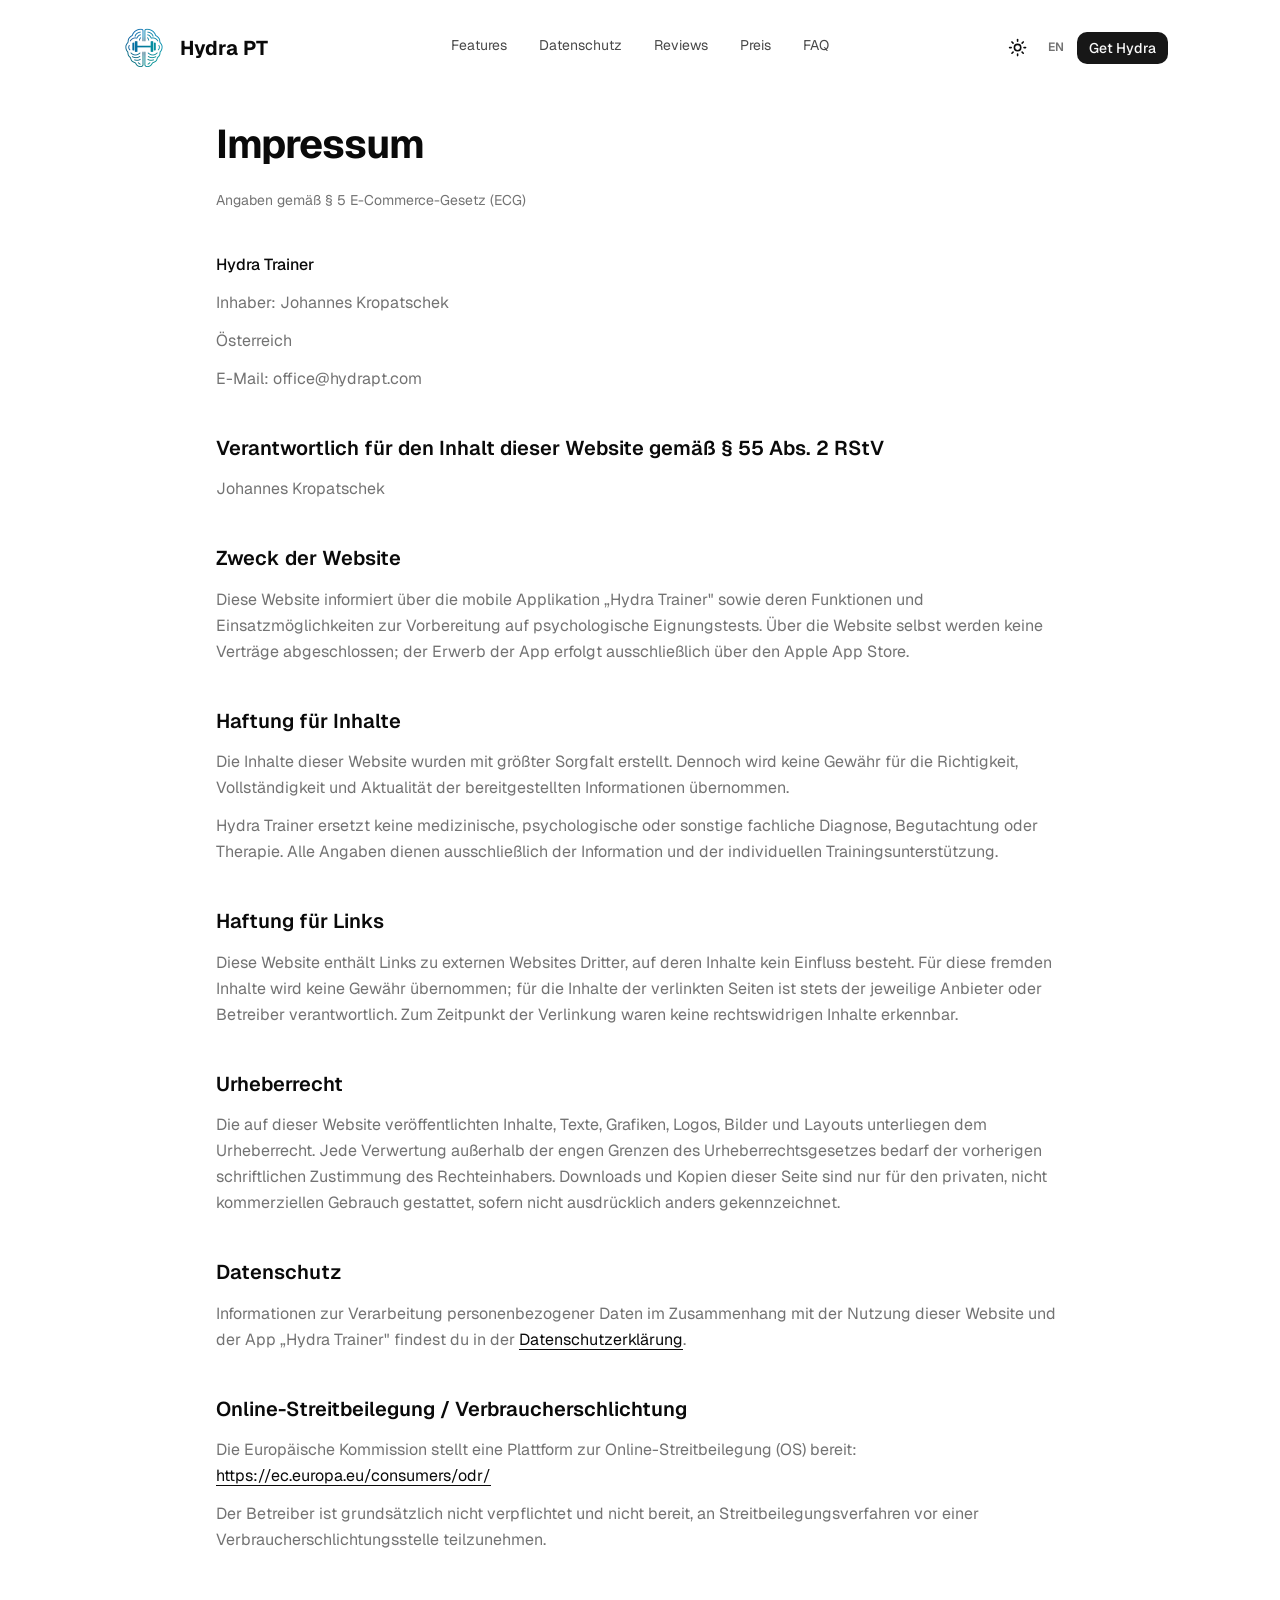
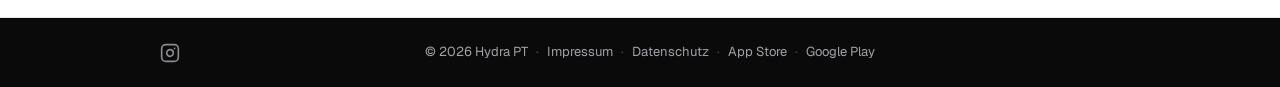
<file: impress.html>
<!DOCTYPE html>
<html lang="de" class="">
<head>
  <meta charset="UTF-8">
  <meta name="viewport" content="width=device-width, initial-scale=1.0">
  <title>Impressum | Hydra Trainer</title>
  <meta name="description" content="Impressum der Hydra Trainer Website.">
  <link rel="icon" type="image/webp" href="assets/logo.webp">
  <link rel="apple-touch-icon" href="assets/logo.webp">
  <link rel="preconnect" href="https://fonts.googleapis.com">
  <link rel="preconnect" href="https://fonts.gstatic.com" crossorigin>
  <link rel="stylesheet" href="https://fonts.googleapis.com/css2?family=Geist:wght@300;400;500;600;700;800&display=swap">
  <link rel="stylesheet" href="styles.css">
</head>
<body>

  <!-- SVG Sprite (nav + footer icons only) -->
  <svg xmlns="http://www.w3.org/2000/svg" style="display:none;">
    <symbol id="icon-menu" viewBox="0 0 24 24" fill="none" stroke="currentColor" stroke-width="2" stroke-linecap="round" stroke-linejoin="round"><line x1="4" x2="20" y1="12" y2="12"/><line x1="4" x2="20" y1="6" y2="6"/><line x1="4" x2="20" y1="18" y2="18"/></symbol>
    <symbol id="icon-close" viewBox="0 0 24 24" fill="none" stroke="currentColor" stroke-width="2" stroke-linecap="round" stroke-linejoin="round"><path d="M18 6 6 18"/><path d="m6 6 12 12"/></symbol>
    <symbol id="icon-sun" viewBox="0 0 24 24" fill="none" stroke="currentColor" stroke-width="2" stroke-linecap="round" stroke-linejoin="round"><circle cx="12" cy="12" r="4"/><path d="M12 2v2"/><path d="M12 20v2"/><path d="m4.93 4.93 1.41 1.41"/><path d="m17.66 17.66 1.41 1.41"/><path d="M2 12h2"/><path d="M20 12h2"/><path d="m6.34 17.66-1.41 1.41"/><path d="m19.07 4.93-1.41 1.41"/></symbol>
    <symbol id="icon-moon" viewBox="0 0 24 24" fill="none" stroke="currentColor" stroke-width="2" stroke-linecap="round" stroke-linejoin="round"><path d="M12 3a6 6 0 0 0 9 9 9 9 0 1 1-9-9Z"/></symbol>
    <symbol id="icon-instagram" viewBox="0 0 24 24" fill="none" stroke="currentColor" stroke-width="2" stroke-linecap="round" stroke-linejoin="round"><rect width="20" height="20" x="2" y="2" rx="5" ry="5"/><path d="M16 11.37A4 4 0 1 1 12.63 8 4 4 0 0 1 16 11.37z"/><line x1="17.5" x2="17.51" y1="6.5" y2="6.5"/></symbol>
  </svg>

  <header>
    <nav class="main-nav" aria-label="Hauptnavigation">
      <div class="nav-inner scrolled">
        <div class="nav-content">
          <div class="nav-brand">
            <a href="index.html" class="nav-logo" aria-label="home">
              <img src="assets/logo.webp" alt="Hydra Psychology Trainer Logo" width="64" height="64">
              <span>Hydra PT</span>
            </a>
            <button class="mobile-menu-btn" aria-label="Open Menu">
              <svg class="icon-menu" width="24" height="24"><use href="#icon-menu"/></svg>
              <svg class="icon-close" width="24" height="24"><use href="#icon-close"/></svg>
            </button>
          </div>
          <div class="nav-desktop-menu">
            <ul>
              <li><a href="index.html#features">Features</a></li>
              <li><a href="index.html#privacy">Datenschutz</a></li>
              <li><a href="index.html#reviews">Reviews</a></li>
              <li><a href="index.html#pricing">Preis</a></li>
              <li><a href="index.html#faq">FAQ</a></li>
            </ul>
          </div>
          <div class="nav-desktop-right">
            <button class="btn btn-ghost btn-icon theme-toggle" aria-label="Toggle theme">
              <svg class="sun" width="24" height="24"><use href="#icon-sun"/></svg>
              <svg class="moon" width="24" height="24"><use href="#icon-moon"/></svg>
            </button>
            <a href="en/impress.html" class="lang-toggle" aria-label="English version">
              <span>EN</span>
            </a>
            <a href="https://apps.apple.com/at/app/hydra-trainer/id6754796903" target="_blank" rel="noopener noreferrer" class="btn btn-primary btn-sm">
              <span>Get Hydra</span>
            </a>
          </div>
          <div class="nav-mobile-panel">
            <ul>
              <li><a href="index.html#features">Features</a></li>
              <li><a href="index.html#privacy">Datenschutz</a></li>
              <li><a href="index.html#reviews">Reviews</a></li>
              <li><a href="index.html#pricing">Preis</a></li>
              <li><a href="index.html#faq">FAQ</a></li>
            </ul>
            <div class="nav-mobile-actions">
              <a href="https://apps.apple.com/at/app/hydra-trainer/id6754796903" target="_blank" rel="noopener noreferrer" class="btn btn-primary btn-lg" style="width:100%;text-align:center;">
                <span>Get Hydra</span>
              </a>
              <div class="nav-mobile-bottom">
                <button class="btn btn-ghost btn-icon theme-toggle" aria-label="Toggle theme">
                  <svg class="sun" width="24" height="24"><use href="#icon-sun"/></svg>
                  <svg class="moon" width="24" height="24"><use href="#icon-moon"/></svg>
                </button>
                <a href="en/impress.html" class="lang-toggle" aria-label="English version">
                  <span>EN</span>
                </a>
              </div>
            </div>
          </div>
        </div>
      </div>
    </nav>
  </header>

  <main class="legal-page">
    <section class="legal-page-inner">
      <div class="legal-content">

        <header class="legal-page-header">
          <h1>Impressum</h1>
          <p>Angaben gemäß § 5 E-Commerce-Gesetz (ECG)</p>
        </header>

        <section class="legal-section">
          <p class="legal-emphasis">Hydra Trainer</p>
          <p>Inhaber: Johannes Kropatschek</p>
          <p>Österreich</p>
          <p>E-Mail: office@hydrapt.com</p>
        </section>

        <section class="legal-section">
          <h2>Verantwortlich für den Inhalt dieser Website gemäß § 55 Abs. 2 RStV</h2>
          <p>Johannes Kropatschek</p>
        </section>

        <section class="legal-section">
          <h2>Zweck der Website</h2>
          <p>Diese Website informiert über die mobile Applikation „Hydra Trainer" sowie deren Funktionen und Einsatzmöglichkeiten zur Vorbereitung auf psychologische Eignungstests. Über die Website selbst werden keine Verträge abgeschlossen; der Erwerb der App erfolgt ausschließlich über den Apple App Store.</p>
        </section>

        <section class="legal-section">
          <h2>Haftung für Inhalte</h2>
          <p>Die Inhalte dieser Website wurden mit größter Sorgfalt erstellt. Dennoch wird keine Gewähr für die Richtigkeit, Vollständigkeit und Aktualität der bereitgestellten Informationen übernommen.</p>
          <p>Hydra Trainer ersetzt keine medizinische, psychologische oder sonstige fachliche Diagnose, Begutachtung oder Therapie. Alle Angaben dienen ausschließlich der Information und der individuellen Trainingsunterstützung.</p>
        </section>

        <section class="legal-section">
          <h2>Haftung für Links</h2>
          <p>Diese Website enthält Links zu externen Websites Dritter, auf deren Inhalte kein Einfluss besteht. Für diese fremden Inhalte wird keine Gewähr übernommen; für die Inhalte der verlinkten Seiten ist stets der jeweilige Anbieter oder Betreiber verantwortlich. Zum Zeitpunkt der Verlinkung waren keine rechtswidrigen Inhalte erkennbar.</p>
        </section>

        <section class="legal-section">
          <h2>Urheberrecht</h2>
          <p>Die auf dieser Website veröffentlichten Inhalte, Texte, Grafiken, Logos, Bilder und Layouts unterliegen dem Urheberrecht. Jede Verwertung außerhalb der engen Grenzen des Urheberrechtsgesetzes bedarf der vorherigen schriftlichen Zustimmung des Rechteinhabers. Downloads und Kopien dieser Seite sind nur für den privaten, nicht kommerziellen Gebrauch gestattet, sofern nicht ausdrücklich anders gekennzeichnet.</p>
        </section>

        <section class="legal-section">
          <h2>Datenschutz</h2>
          <p>Informationen zur Verarbeitung personenbezogener Daten im Zusammenhang mit der Nutzung dieser Website und der App „Hydra Trainer" findest du in der <a href="privacy-policy.html">Datenschutzerklärung</a>.</p>
        </section>

        <section class="legal-section">
          <h2>Online-Streitbeilegung / Verbraucherschlichtung</h2>
          <p>Die Europäische Kommission stellt eine Plattform zur Online-Streitbeilegung (OS) bereit: <a href="https://ec.europa.eu/consumers/odr/" target="_blank" rel="noopener noreferrer">https://ec.europa.eu/consumers/odr/</a></p>
          <p>Der Betreiber ist grundsätzlich nicht verpflichtet und nicht bereit, an Streitbeilegungsverfahren vor einer Verbraucherschlichtungsstelle teilzunehmen.</p>
        </section>

      </div>
    </section>
  </main>

  <!-- ============================
       FOOTER
       ============================ -->
  <footer id="support" class="footer-section">
    <div class="footer-container">
      <div class="footer-content">
        <a href="https://instagram.com/hydra.pt" class="footer-instagram" target="_blank" rel="noopener noreferrer" aria-label="Instagram">
          <svg width="20" height="20" aria-hidden="true"><use href="#icon-instagram"/></svg>
        </a>
        <div class="footer-links">
          <span>© 2026 Hydra PT</span>
          <span class="footer-dot">·</span>
          <a href="impress.html" target="_blank" rel="noopener noreferrer">Impressum</a>
          <span class="footer-dot">·</span>
          <a href="privacy-policy.html" target="_blank" rel="noopener noreferrer">Datenschutz</a>
          <span class="footer-dot">·</span>
          <a href="https://apps.apple.com/at/app/hydra-trainer/id6754796903" target="_blank" rel="noopener noreferrer">App Store</a>
          <span class="footer-dot">·</span>
          <a href="#" target="_blank" rel="noopener noreferrer">Google Play</a>
        </div>
      </div>
    </div>
  </footer>

  <script>
    const stored = localStorage.getItem('theme');
    const prefersDark = window.matchMedia('(prefers-color-scheme: dark)').matches;
    if ((stored || (prefersDark ? 'dark' : 'light')) === 'dark') document.documentElement.classList.add('dark');
  </script>
  <script src="scripts.js"></script>
</body>
</html>
</file>
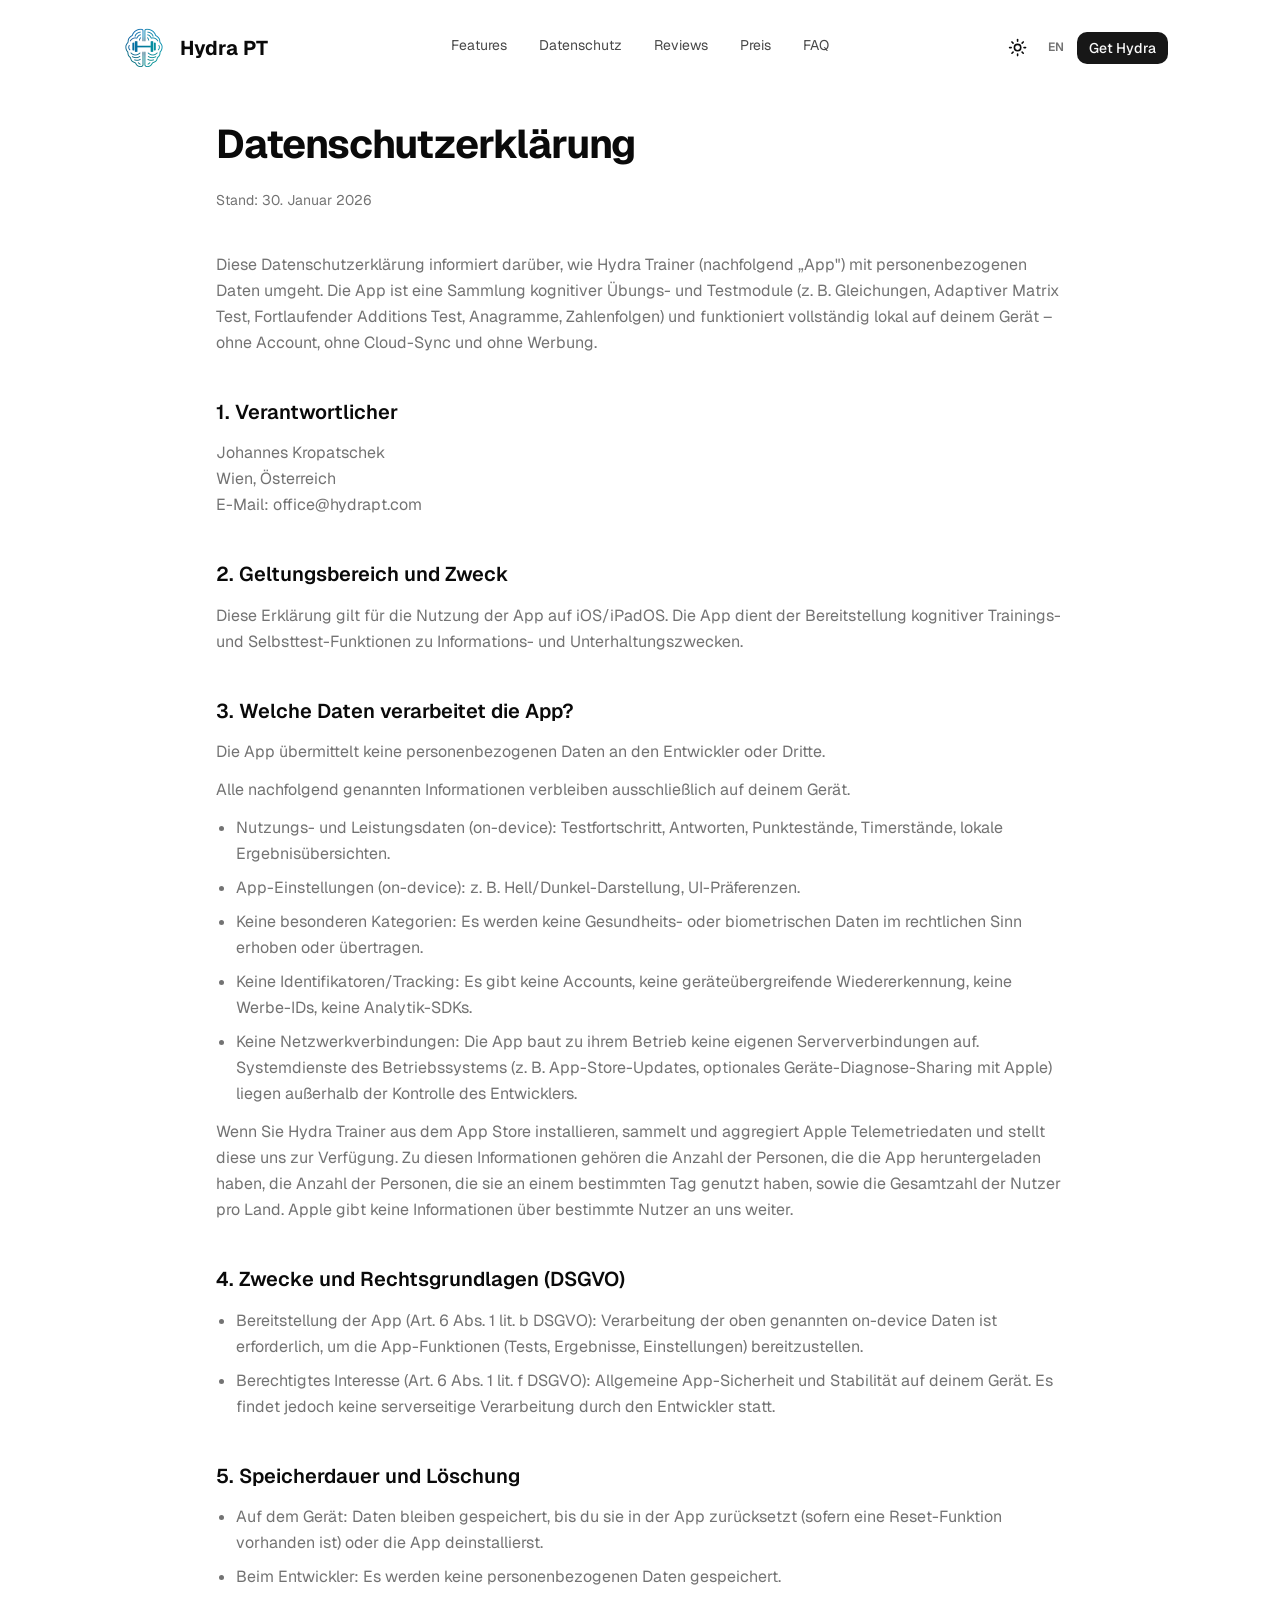
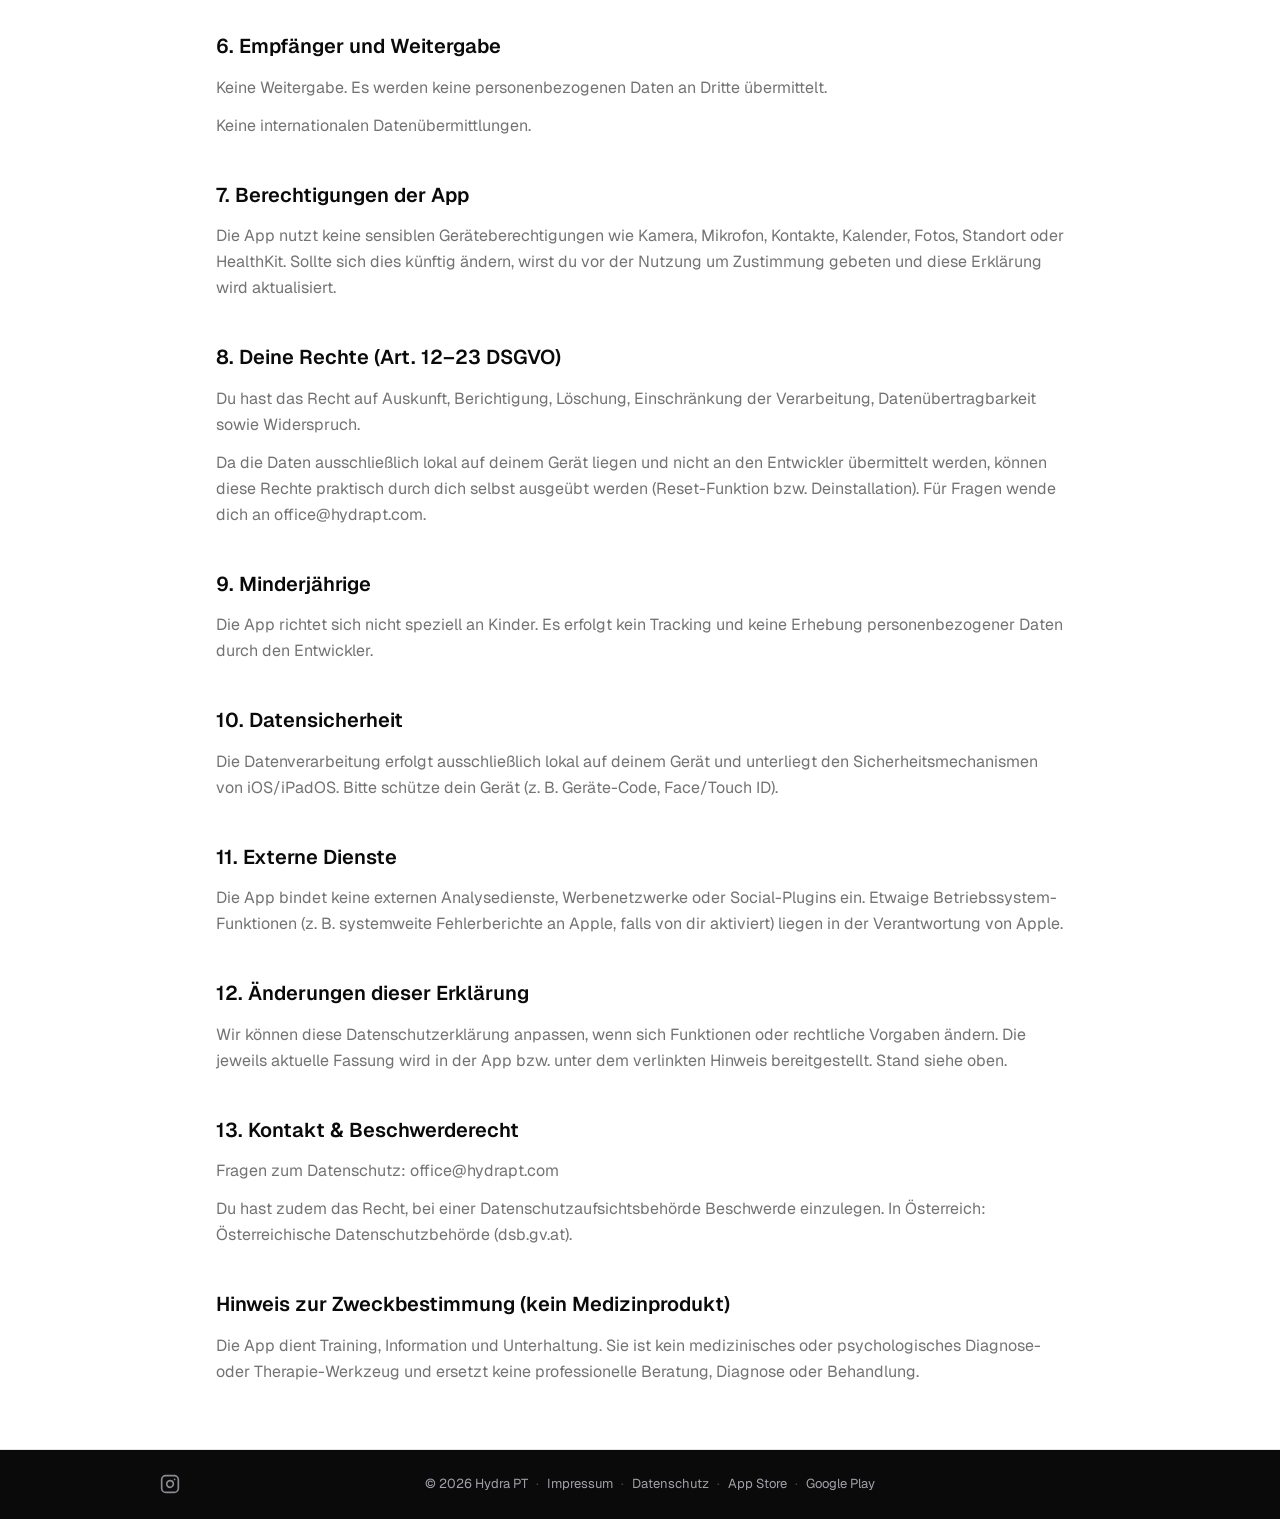
<file: privacy-policy.html>
<!DOCTYPE html>
<html lang="de" class="">
<head>
  <meta charset="UTF-8">
  <meta name="viewport" content="width=device-width, initial-scale=1.0">
  <title>Datenschutzerklärung | Hydra Trainer</title>
  <meta name="description" content="Datenschutzerklärung für Hydra Trainer.">
  <link rel="icon" type="image/webp" href="assets/logo.webp">
  <link rel="apple-touch-icon" href="assets/logo.webp">
  <link rel="preconnect" href="https://fonts.googleapis.com">
  <link rel="preconnect" href="https://fonts.gstatic.com" crossorigin>
  <link rel="stylesheet" href="https://fonts.googleapis.com/css2?family=Geist:wght@300;400;500;600;700;800&display=swap">
  <link rel="stylesheet" href="styles.css">
</head>
<body>

  <!-- SVG Sprite (nav + footer icons only) -->
  <svg xmlns="http://www.w3.org/2000/svg" style="display:none;">
    <symbol id="icon-menu" viewBox="0 0 24 24" fill="none" stroke="currentColor" stroke-width="2" stroke-linecap="round" stroke-linejoin="round"><line x1="4" x2="20" y1="12" y2="12"/><line x1="4" x2="20" y1="6" y2="6"/><line x1="4" x2="20" y1="18" y2="18"/></symbol>
    <symbol id="icon-close" viewBox="0 0 24 24" fill="none" stroke="currentColor" stroke-width="2" stroke-linecap="round" stroke-linejoin="round"><path d="M18 6 6 18"/><path d="m6 6 12 12"/></symbol>
    <symbol id="icon-sun" viewBox="0 0 24 24" fill="none" stroke="currentColor" stroke-width="2" stroke-linecap="round" stroke-linejoin="round"><circle cx="12" cy="12" r="4"/><path d="M12 2v2"/><path d="M12 20v2"/><path d="m4.93 4.93 1.41 1.41"/><path d="m17.66 17.66 1.41 1.41"/><path d="M2 12h2"/><path d="M20 12h2"/><path d="m6.34 17.66-1.41 1.41"/><path d="m19.07 4.93-1.41 1.41"/></symbol>
    <symbol id="icon-moon" viewBox="0 0 24 24" fill="none" stroke="currentColor" stroke-width="2" stroke-linecap="round" stroke-linejoin="round"><path d="M12 3a6 6 0 0 0 9 9 9 9 0 1 1-9-9Z"/></symbol>
    <symbol id="icon-instagram" viewBox="0 0 24 24" fill="none" stroke="currentColor" stroke-width="2" stroke-linecap="round" stroke-linejoin="round"><rect width="20" height="20" x="2" y="2" rx="5" ry="5"/><path d="M16 11.37A4 4 0 1 1 12.63 8 4 4 0 0 1 16 11.37z"/><line x1="17.5" x2="17.51" y1="6.5" y2="6.5"/></symbol>
  </svg>

  <header>
    <nav class="main-nav" aria-label="Hauptnavigation">
      <div class="nav-inner scrolled">
        <div class="nav-content">
          <div class="nav-brand">
            <a href="index.html" class="nav-logo" aria-label="home">
              <img src="assets/logo.webp" alt="Hydra Psychology Trainer Logo" width="64" height="64">
              <span>Hydra PT</span>
            </a>
            <button class="mobile-menu-btn" aria-label="Open Menu">
              <svg class="icon-menu" width="24" height="24"><use href="#icon-menu"/></svg>
              <svg class="icon-close" width="24" height="24"><use href="#icon-close"/></svg>
            </button>
          </div>
          <div class="nav-desktop-menu">
            <ul>
              <li><a href="index.html#features">Features</a></li>
              <li><a href="index.html#privacy">Datenschutz</a></li>
              <li><a href="index.html#reviews">Reviews</a></li>
              <li><a href="index.html#pricing">Preis</a></li>
              <li><a href="index.html#faq">FAQ</a></li>
            </ul>
          </div>
          <div class="nav-desktop-right">
            <button class="btn btn-ghost btn-icon theme-toggle" aria-label="Toggle theme">
              <svg class="sun" width="24" height="24"><use href="#icon-sun"/></svg>
              <svg class="moon" width="24" height="24"><use href="#icon-moon"/></svg>
            </button>
            <a href="en/privacy-policy.html" class="lang-toggle" aria-label="English version">
              <span>EN</span>
            </a>
            <a href="https://apps.apple.com/at/app/hydra-trainer/id6754796903" target="_blank" rel="noopener noreferrer" class="btn btn-primary btn-sm">
              <span>Get Hydra</span>
            </a>
          </div>
          <div class="nav-mobile-panel">
            <ul>
              <li><a href="index.html#features">Features</a></li>
              <li><a href="index.html#privacy">Datenschutz</a></li>
              <li><a href="index.html#reviews">Reviews</a></li>
              <li><a href="index.html#pricing">Preis</a></li>
              <li><a href="index.html#faq">FAQ</a></li>
            </ul>
            <div class="nav-mobile-actions">
              <a href="https://apps.apple.com/at/app/hydra-trainer/id6754796903" target="_blank" rel="noopener noreferrer" class="btn btn-primary btn-lg" style="width:100%;text-align:center;">
                <span>Get Hydra</span>
              </a>
              <div class="nav-mobile-bottom">
                <button class="btn btn-ghost btn-icon theme-toggle" aria-label="Toggle theme">
                  <svg class="sun" width="24" height="24"><use href="#icon-sun"/></svg>
                  <svg class="moon" width="24" height="24"><use href="#icon-moon"/></svg>
                </button>
                <a href="en/privacy-policy.html" class="lang-toggle" aria-label="English version">
                  <span>EN</span>
                </a>
              </div>
            </div>
          </div>
        </div>
      </div>
    </nav>
  </header>

  <main class="legal-page">
    <section class="legal-page-inner">
      <div class="legal-content">

        <header class="legal-page-header">
          <h1>Datenschutzerklärung</h1>
          <p>Stand: 30. Januar 2026</p>
        </header>

        <p>
          Diese Datenschutzerklärung informiert darüber, wie Hydra Trainer (nachfolgend „App") mit personenbezogenen Daten umgeht. Die App ist eine Sammlung kognitiver Übungs- und Testmodule (z. B. Gleichungen, Adaptiver Matrix Test, Fortlaufender Additions Test, Anagramme, Zahlenfolgen) und funktioniert vollständig lokal auf deinem Gerät – ohne Account, ohne Cloud-Sync und ohne Werbung.
        </p>

        <section class="legal-section">
          <h2>1. Verantwortlicher</h2>
          <p>Johannes Kropatschek<br>Wien, Österreich<br>E-Mail: office@hydrapt.com</p>
        </section>

        <section class="legal-section">
          <h2>2. Geltungsbereich und Zweck</h2>
          <p>Diese Erklärung gilt für die Nutzung der App auf iOS/iPadOS. Die App dient der Bereitstellung kognitiver Trainings- und Selbsttest-Funktionen zu Informations- und Unterhaltungszwecken.</p>
        </section>

        <section class="legal-section">
          <h2>3. Welche Daten verarbeitet die App?</h2>
          <p>Die App übermittelt keine personenbezogenen Daten an den Entwickler oder Dritte.</p>
          <p>Alle nachfolgend genannten Informationen verbleiben ausschließlich auf deinem Gerät.</p>
          <ul>
            <li>Nutzungs- und Leistungsdaten (on-device): Testfortschritt, Antworten, Punktestände, Timerstände, lokale Ergebnisübersichten.</li>
            <li>App-Einstellungen (on-device): z. B. Hell/Dunkel-Darstellung, UI-Präferenzen.</li>
            <li>Keine besonderen Kategorien: Es werden keine Gesundheits- oder biometrischen Daten im rechtlichen Sinn erhoben oder übertragen.</li>
            <li>Keine Identifikatoren/Tracking: Es gibt keine Accounts, keine geräteübergreifende Wiedererkennung, keine Werbe-IDs, keine Analytik-SDKs.</li>
            <li>Keine Netzwerkverbindungen: Die App baut zu ihrem Betrieb keine eigenen Serververbindungen auf. Systemdienste des Betriebssystems (z. B. App-Store-Updates, optionales Geräte-Diagnose-Sharing mit Apple) liegen außerhalb der Kontrolle des Entwicklers.</li>
          </ul>
          <p>Wenn Sie Hydra Trainer aus dem App Store installieren, sammelt und aggregiert Apple Telemetriedaten und stellt diese uns zur Verfügung. Zu diesen Informationen gehören die Anzahl der Personen, die die App heruntergeladen haben, die Anzahl der Personen, die sie an einem bestimmten Tag genutzt haben, sowie die Gesamtzahl der Nutzer pro Land. Apple gibt keine Informationen über bestimmte Nutzer an uns weiter.</p>
        </section>

        <section class="legal-section">
          <h2>4. Zwecke und Rechtsgrundlagen (DSGVO)</h2>
          <ul>
            <li>Bereitstellung der App (Art. 6 Abs. 1 lit. b DSGVO): Verarbeitung der oben genannten on-device Daten ist erforderlich, um die App-Funktionen (Tests, Ergebnisse, Einstellungen) bereitzustellen.</li>
            <li>Berechtigtes Interesse (Art. 6 Abs. 1 lit. f DSGVO): Allgemeine App-Sicherheit und Stabilität auf deinem Gerät. Es findet jedoch keine serverseitige Verarbeitung durch den Entwickler statt.</li>
          </ul>
        </section>

        <section class="legal-section">
          <h2>5. Speicherdauer und Löschung</h2>
          <ul>
            <li>Auf dem Gerät: Daten bleiben gespeichert, bis du sie in der App zurücksetzt (sofern eine Reset-Funktion vorhanden ist) oder die App deinstallierst.</li>
            <li>Beim Entwickler: Es werden keine personenbezogenen Daten gespeichert.</li>
          </ul>
        </section>

        <section class="legal-section">
          <h2>6. Empfänger und Weitergabe</h2>
          <p>Keine Weitergabe. Es werden keine personenbezogenen Daten an Dritte übermittelt.</p>
          <p>Keine internationalen Datenübermittlungen.</p>
        </section>

        <section class="legal-section">
          <h2>7. Berechtigungen der App</h2>
          <p>Die App nutzt keine sensiblen Geräteberechtigungen wie Kamera, Mikrofon, Kontakte, Kalender, Fotos, Standort oder HealthKit. Sollte sich dies künftig ändern, wirst du vor der Nutzung um Zustimmung gebeten und diese Erklärung wird aktualisiert.</p>
        </section>

        <section class="legal-section">
          <h2>8. Deine Rechte (Art. 12–23 DSGVO)</h2>
          <p>Du hast das Recht auf Auskunft, Berichtigung, Löschung, Einschränkung der Verarbeitung, Datenübertragbarkeit sowie Widerspruch.</p>
          <p>Da die Daten ausschließlich lokal auf deinem Gerät liegen und nicht an den Entwickler übermittelt werden, können diese Rechte praktisch durch dich selbst ausgeübt werden (Reset-Funktion bzw. Deinstallation). Für Fragen wende dich an office@hydrapt.com.</p>
        </section>

        <section class="legal-section">
          <h2>9. Minderjährige</h2>
          <p>Die App richtet sich nicht speziell an Kinder. Es erfolgt kein Tracking und keine Erhebung personenbezogener Daten durch den Entwickler.</p>
        </section>

        <section class="legal-section">
          <h2>10. Datensicherheit</h2>
          <p>Die Datenverarbeitung erfolgt ausschließlich lokal auf deinem Gerät und unterliegt den Sicherheitsmechanismen von iOS/iPadOS. Bitte schütze dein Gerät (z. B. Geräte-Code, Face/Touch ID).</p>
        </section>

        <section class="legal-section">
          <h2>11. Externe Dienste</h2>
          <p>Die App bindet keine externen Analysedienste, Werbenetzwerke oder Social-Plugins ein. Etwaige Betriebssystem-Funktionen (z. B. systemweite Fehlerberichte an Apple, falls von dir aktiviert) liegen in der Verantwortung von Apple.</p>
        </section>

        <section class="legal-section">
          <h2>12. Änderungen dieser Erklärung</h2>
          <p>Wir können diese Datenschutzerklärung anpassen, wenn sich Funktionen oder rechtliche Vorgaben ändern. Die jeweils aktuelle Fassung wird in der App bzw. unter dem verlinkten Hinweis bereitgestellt. Stand siehe oben.</p>
        </section>

        <section class="legal-section">
          <h2>13. Kontakt &amp; Beschwerderecht</h2>
          <p>Fragen zum Datenschutz: office@hydrapt.com</p>
          <p>Du hast zudem das Recht, bei einer Datenschutzaufsichtsbehörde Beschwerde einzulegen. In Österreich: Österreichische Datenschutzbehörde (dsb.gv.at).</p>
        </section>

        <section class="legal-section">
          <h2>Hinweis zur Zweckbestimmung (kein Medizinprodukt)</h2>
          <p>Die App dient Training, Information und Unterhaltung. Sie ist kein medizinisches oder psychologisches Diagnose- oder Therapie-Werkzeug und ersetzt keine professionelle Beratung, Diagnose oder Behandlung.</p>
        </section>

      </div>
    </section>
  </main>

  <!-- ============================
       FOOTER
       ============================ -->
  <footer id="support" class="footer-section">
    <div class="footer-container">
      <div class="footer-content">
        <a href="https://instagram.com/hydra.pt" class="footer-instagram" target="_blank" rel="noopener noreferrer" aria-label="Instagram">
          <svg width="20" height="20" aria-hidden="true"><use href="#icon-instagram"/></svg>
        </a>
        <div class="footer-links">
          <span>© 2026 Hydra PT</span>
          <span class="footer-dot">·</span>
          <a href="impress.html" target="_blank" rel="noopener noreferrer">Impressum</a>
          <span class="footer-dot">·</span>
          <a href="privacy-policy.html" target="_blank" rel="noopener noreferrer">Datenschutz</a>
          <span class="footer-dot">·</span>
          <a href="https://apps.apple.com/at/app/hydra-trainer/id6754796903" target="_blank" rel="noopener noreferrer">App Store</a>
          <span class="footer-dot">·</span>
          <a href="#" target="_blank" rel="noopener noreferrer">Google Play</a>
        </div>
      </div>
    </div>
  </footer>

  <script>
    const stored = localStorage.getItem('theme');
    const prefersDark = window.matchMedia('(prefers-color-scheme: dark)').matches;
    if ((stored || (prefersDark ? 'dark' : 'light')) === 'dark') document.documentElement.classList.add('dark');
  </script>
  <script src="scripts.js"></script>
</body>
</html>
</file>
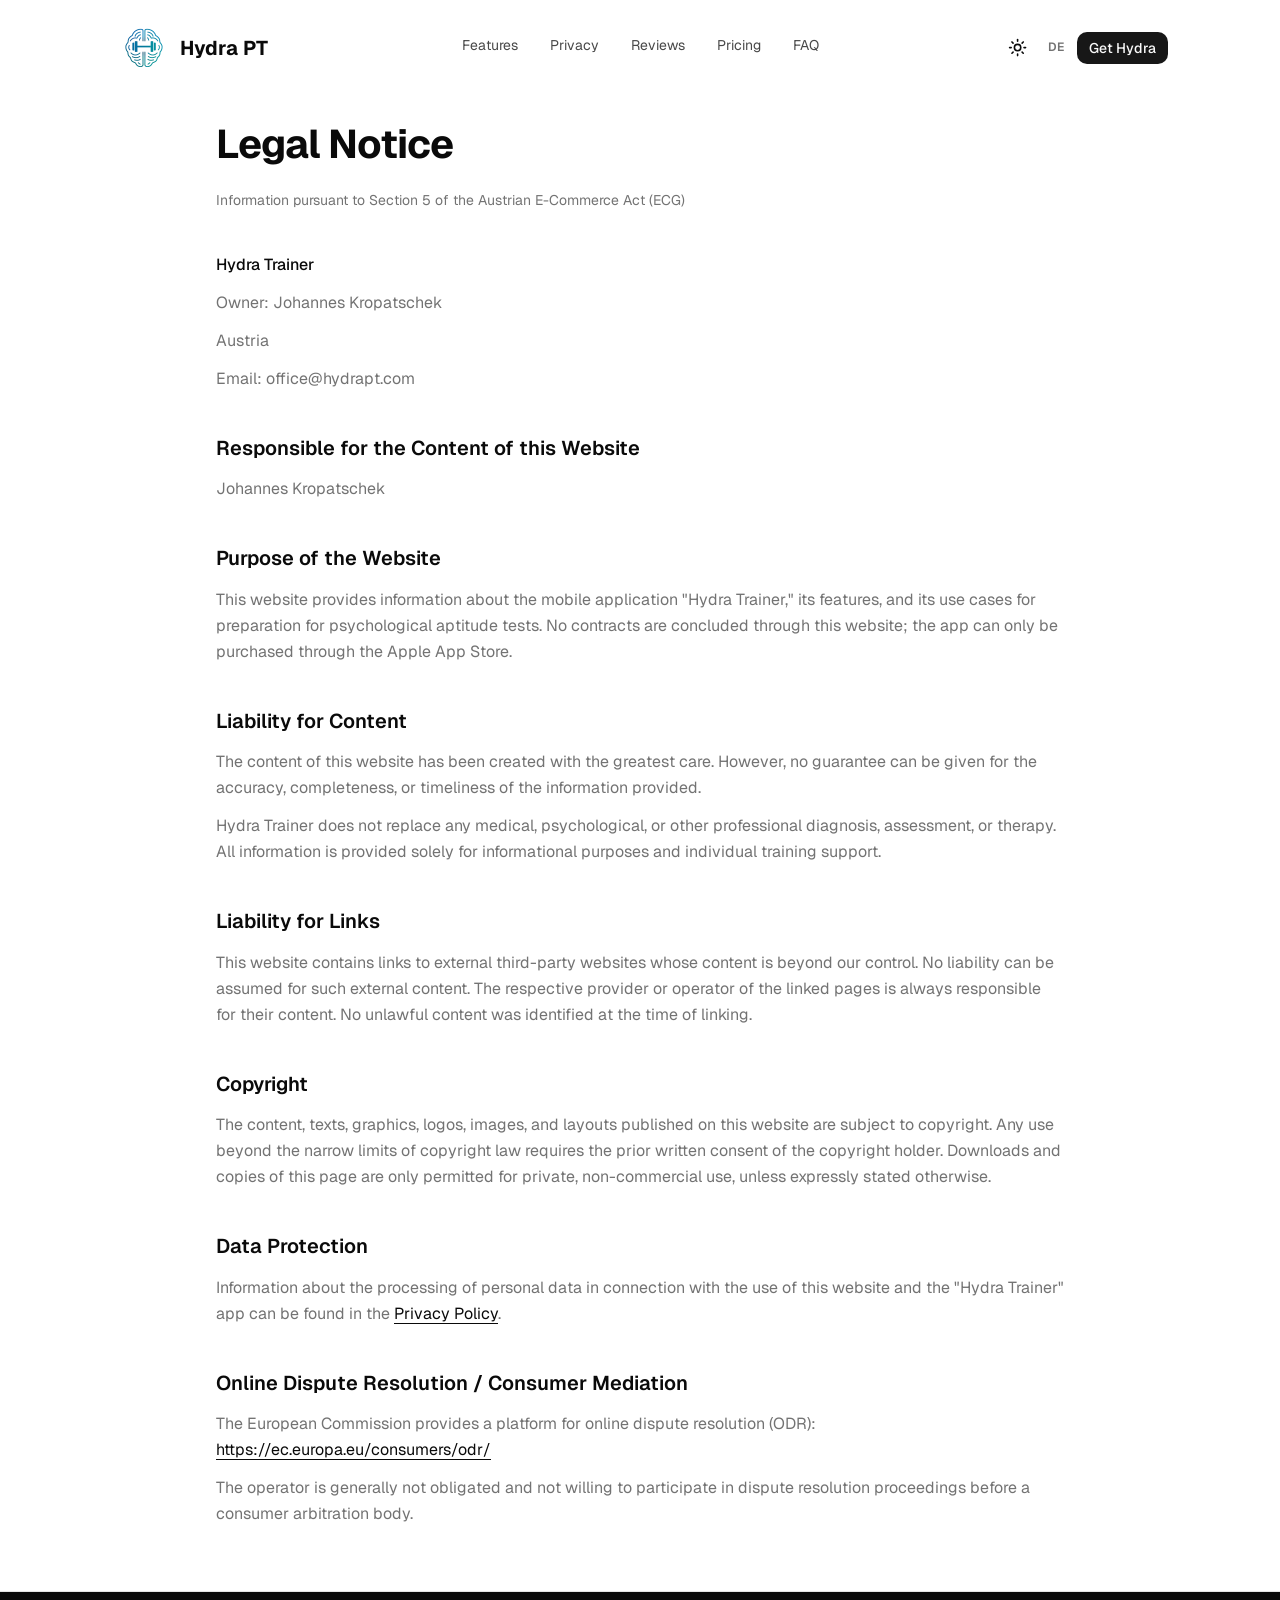
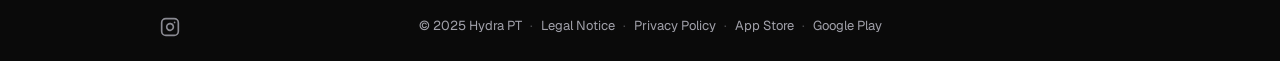
<file: en/impress.html>
<!DOCTYPE html>
<html lang="en" class="">
<head>
  <meta charset="UTF-8">
  <meta name="viewport" content="width=device-width, initial-scale=1.0">
  <title>Legal Notice | Hydra Trainer</title>
  <meta name="description" content="Legal notice for the Hydra Trainer website.">
  <link rel="icon" type="image/webp" href="../assets/logo.webp">
  <link rel="apple-touch-icon" href="../assets/logo.webp">
  <link rel="preconnect" href="https://fonts.googleapis.com">
  <link rel="preconnect" href="https://fonts.gstatic.com" crossorigin>
  <link rel="stylesheet" href="https://fonts.googleapis.com/css2?family=Geist:wght@300;400;500;600;700;800&display=swap">
  <link rel="stylesheet" href="../styles.css">
</head>
<body>

  <!-- SVG Sprite (nav + footer icons only) -->
  <svg xmlns="http://www.w3.org/2000/svg" style="display:none;">
    <symbol id="icon-menu" viewBox="0 0 24 24" fill="none" stroke="currentColor" stroke-width="2" stroke-linecap="round" stroke-linejoin="round"><line x1="4" x2="20" y1="12" y2="12"/><line x1="4" x2="20" y1="6" y2="6"/><line x1="4" x2="20" y1="18" y2="18"/></symbol>
    <symbol id="icon-close" viewBox="0 0 24 24" fill="none" stroke="currentColor" stroke-width="2" stroke-linecap="round" stroke-linejoin="round"><path d="M18 6 6 18"/><path d="m6 6 12 12"/></symbol>
    <symbol id="icon-sun" viewBox="0 0 24 24" fill="none" stroke="currentColor" stroke-width="2" stroke-linecap="round" stroke-linejoin="round"><circle cx="12" cy="12" r="4"/><path d="M12 2v2"/><path d="M12 20v2"/><path d="m4.93 4.93 1.41 1.41"/><path d="m17.66 17.66 1.41 1.41"/><path d="M2 12h2"/><path d="M20 12h2"/><path d="m6.34 17.66-1.41 1.41"/><path d="m19.07 4.93-1.41 1.41"/></symbol>
    <symbol id="icon-moon" viewBox="0 0 24 24" fill="none" stroke="currentColor" stroke-width="2" stroke-linecap="round" stroke-linejoin="round"><path d="M12 3a6 6 0 0 0 9 9 9 9 0 1 1-9-9Z"/></symbol>
    <symbol id="icon-instagram" viewBox="0 0 24 24" fill="none" stroke="currentColor" stroke-width="2" stroke-linecap="round" stroke-linejoin="round"><rect width="20" height="20" x="2" y="2" rx="5" ry="5"/><path d="M16 11.37A4 4 0 1 1 12.63 8 4 4 0 0 1 16 11.37z"/><line x1="17.5" x2="17.51" y1="6.5" y2="6.5"/></symbol>
  </svg>

  <header>
    <nav class="main-nav" aria-label="Main navigation">
      <div class="nav-inner scrolled">
        <div class="nav-content">
          <div class="nav-brand">
            <a href="index.html" class="nav-logo" aria-label="home">
              <img src="../assets/logo.webp" alt="Hydra Psychology Trainer Logo" width="64" height="64">
              <span>Hydra PT</span>
            </a>
            <button class="mobile-menu-btn" aria-label="Open Menu">
              <svg class="icon-menu" width="24" height="24"><use href="#icon-menu"/></svg>
              <svg class="icon-close" width="24" height="24"><use href="#icon-close"/></svg>
            </button>
          </div>
          <div class="nav-desktop-menu">
            <ul>
              <li><a href="index.html#features">Features</a></li>
              <li><a href="index.html#privacy">Privacy</a></li>
              <li><a href="index.html#reviews">Reviews</a></li>
              <li><a href="index.html#pricing">Pricing</a></li>
              <li><a href="index.html#faq">FAQ</a></li>
            </ul>
          </div>
          <div class="nav-desktop-right">
            <button class="btn btn-ghost btn-icon theme-toggle" aria-label="Toggle theme">
              <svg class="sun" width="24" height="24"><use href="#icon-sun"/></svg>
              <svg class="moon" width="24" height="24"><use href="#icon-moon"/></svg>
            </button>
            <a href="../impress.html" class="lang-toggle" aria-label="Deutsche Version">
              <span>DE</span>
            </a>
            <a href="https://apps.apple.com/app/hydra-trainer/id6754796903" target="_blank" rel="noopener noreferrer" class="btn btn-primary btn-sm">
              <span>Get Hydra</span>
            </a>
          </div>
          <div class="nav-mobile-panel">
            <ul>
              <li><a href="index.html#features">Features</a></li>
              <li><a href="index.html#privacy">Privacy</a></li>
              <li><a href="index.html#reviews">Reviews</a></li>
              <li><a href="index.html#pricing">Pricing</a></li>
              <li><a href="index.html#faq">FAQ</a></li>
            </ul>
            <div class="nav-mobile-actions">
              <a href="https://apps.apple.com/app/hydra-trainer/id6754796903" target="_blank" rel="noopener noreferrer" class="btn btn-primary btn-lg" style="width:100%;text-align:center;">
                <span>Get Hydra</span>
              </a>
              <div class="nav-mobile-bottom">
                <button class="btn btn-ghost btn-icon theme-toggle" aria-label="Toggle theme">
                  <svg class="sun" width="24" height="24"><use href="#icon-sun"/></svg>
                  <svg class="moon" width="24" height="24"><use href="#icon-moon"/></svg>
                </button>
                <a href="../impress.html" class="lang-toggle" aria-label="Deutsche Version">
                  <span>DE</span>
                </a>
              </div>
            </div>
          </div>
        </div>
      </div>
    </nav>
  </header>

  <main class="legal-page">
    <section class="legal-page-inner">
      <div class="legal-content">

        <header class="legal-page-header">
          <h1>Legal Notice</h1>
          <p>Information pursuant to Section 5 of the Austrian E-Commerce Act (ECG)</p>
        </header>

        <section class="legal-section">
          <p class="legal-emphasis">Hydra Trainer</p>
          <p>Owner: Johannes Kropatschek</p>
          <p>Austria</p>
          <p>Email: office@hydrapt.com</p>
        </section>

        <section class="legal-section">
          <h2>Responsible for the Content of this Website</h2>
          <p>Johannes Kropatschek</p>
        </section>

        <section class="legal-section">
          <h2>Purpose of the Website</h2>
          <p>This website provides information about the mobile application "Hydra Trainer," its features, and its use cases for preparation for psychological aptitude tests. No contracts are concluded through this website; the app can only be purchased through the Apple App Store.</p>
        </section>

        <section class="legal-section">
          <h2>Liability for Content</h2>
          <p>The content of this website has been created with the greatest care. However, no guarantee can be given for the accuracy, completeness, or timeliness of the information provided.</p>
          <p>Hydra Trainer does not replace any medical, psychological, or other professional diagnosis, assessment, or therapy. All information is provided solely for informational purposes and individual training support.</p>
        </section>

        <section class="legal-section">
          <h2>Liability for Links</h2>
          <p>This website contains links to external third-party websites whose content is beyond our control. No liability can be assumed for such external content. The respective provider or operator of the linked pages is always responsible for their content. No unlawful content was identified at the time of linking.</p>
        </section>

        <section class="legal-section">
          <h2>Copyright</h2>
          <p>The content, texts, graphics, logos, images, and layouts published on this website are subject to copyright. Any use beyond the narrow limits of copyright law requires the prior written consent of the copyright holder. Downloads and copies of this page are only permitted for private, non-commercial use, unless expressly stated otherwise.</p>
        </section>

        <section class="legal-section">
          <h2>Data Protection</h2>
          <p>Information about the processing of personal data in connection with the use of this website and the "Hydra Trainer" app can be found in the <a href="privacy-policy.html">Privacy Policy</a>.</p>
        </section>

        <section class="legal-section">
          <h2>Online Dispute Resolution / Consumer Mediation</h2>
          <p>The European Commission provides a platform for online dispute resolution (ODR): <a href="https://ec.europa.eu/consumers/odr/" target="_blank" rel="noopener noreferrer">https://ec.europa.eu/consumers/odr/</a></p>
          <p>The operator is generally not obligated and not willing to participate in dispute resolution proceedings before a consumer arbitration body.</p>
        </section>

      </div>
    </section>
  </main>

  <!-- ============================
       FOOTER
       ============================ -->
  <footer id="support" class="footer-section">
    <div class="footer-container">
      <div class="footer-content">
        <a href="https://instagram.com/hydra.pt" class="footer-instagram" target="_blank" rel="noopener noreferrer" aria-label="Instagram">
          <svg width="20" height="20" aria-hidden="true"><use href="#icon-instagram"/></svg>
        </a>
        <div class="footer-links">
          <span>&copy; 2025 Hydra PT</span>
          <span class="footer-dot">&middot;</span>
          <a href="impress.html" target="_blank" rel="noopener noreferrer">Legal Notice</a>
          <span class="footer-dot">&middot;</span>
          <a href="privacy-policy.html" target="_blank" rel="noopener noreferrer">Privacy Policy</a>
          <span class="footer-dot">&middot;</span>
          <a href="https://apps.apple.com/app/hydra-trainer/id6754796903" target="_blank" rel="noopener noreferrer">App Store</a>
          <span class="footer-dot">&middot;</span>
          <a href="#" target="_blank" rel="noopener noreferrer">Google Play</a>
        </div>
      </div>
    </div>
  </footer>

  <script>
    const stored = localStorage.getItem('theme');
    const prefersDark = window.matchMedia('(prefers-color-scheme: dark)').matches;
    if ((stored || (prefersDark ? 'dark' : 'light')) === 'dark') document.documentElement.classList.add('dark');
  </script>
  <script src="../scripts.js"></script>
</body>
</html>
</file>
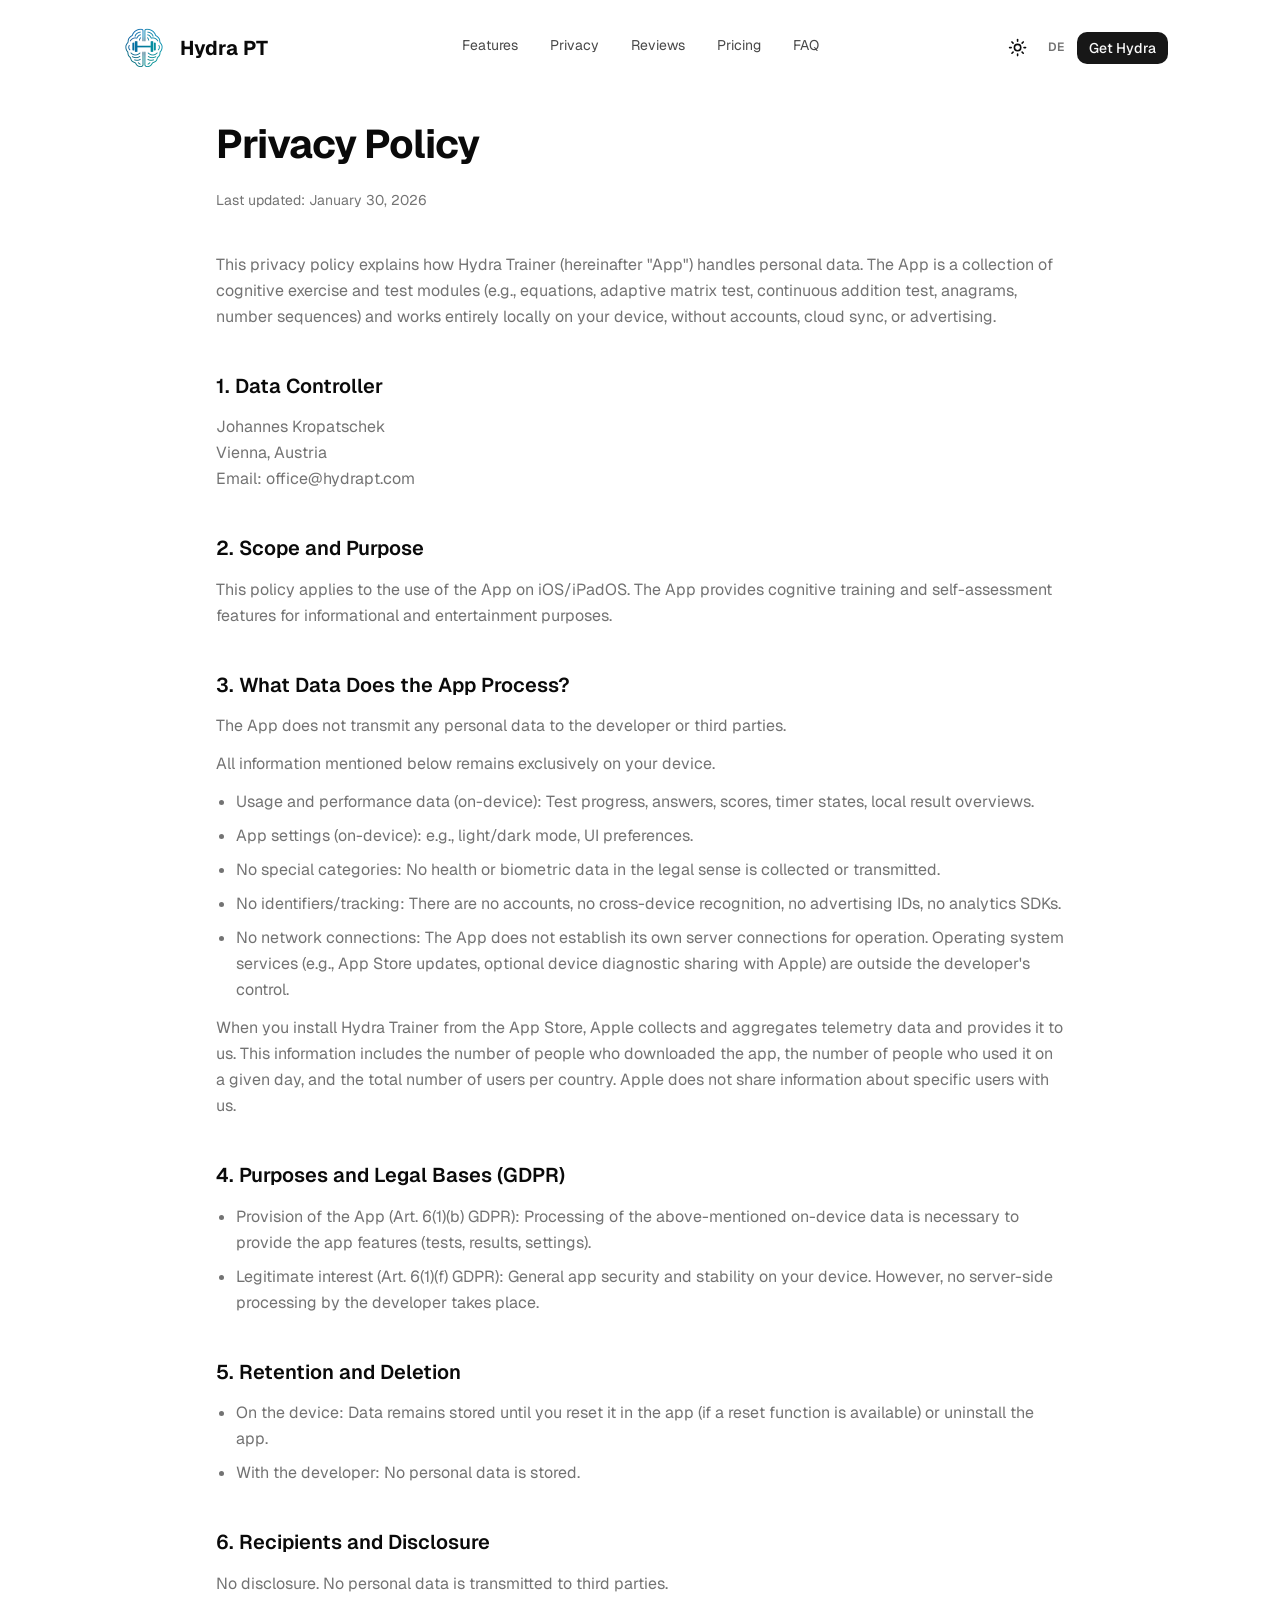
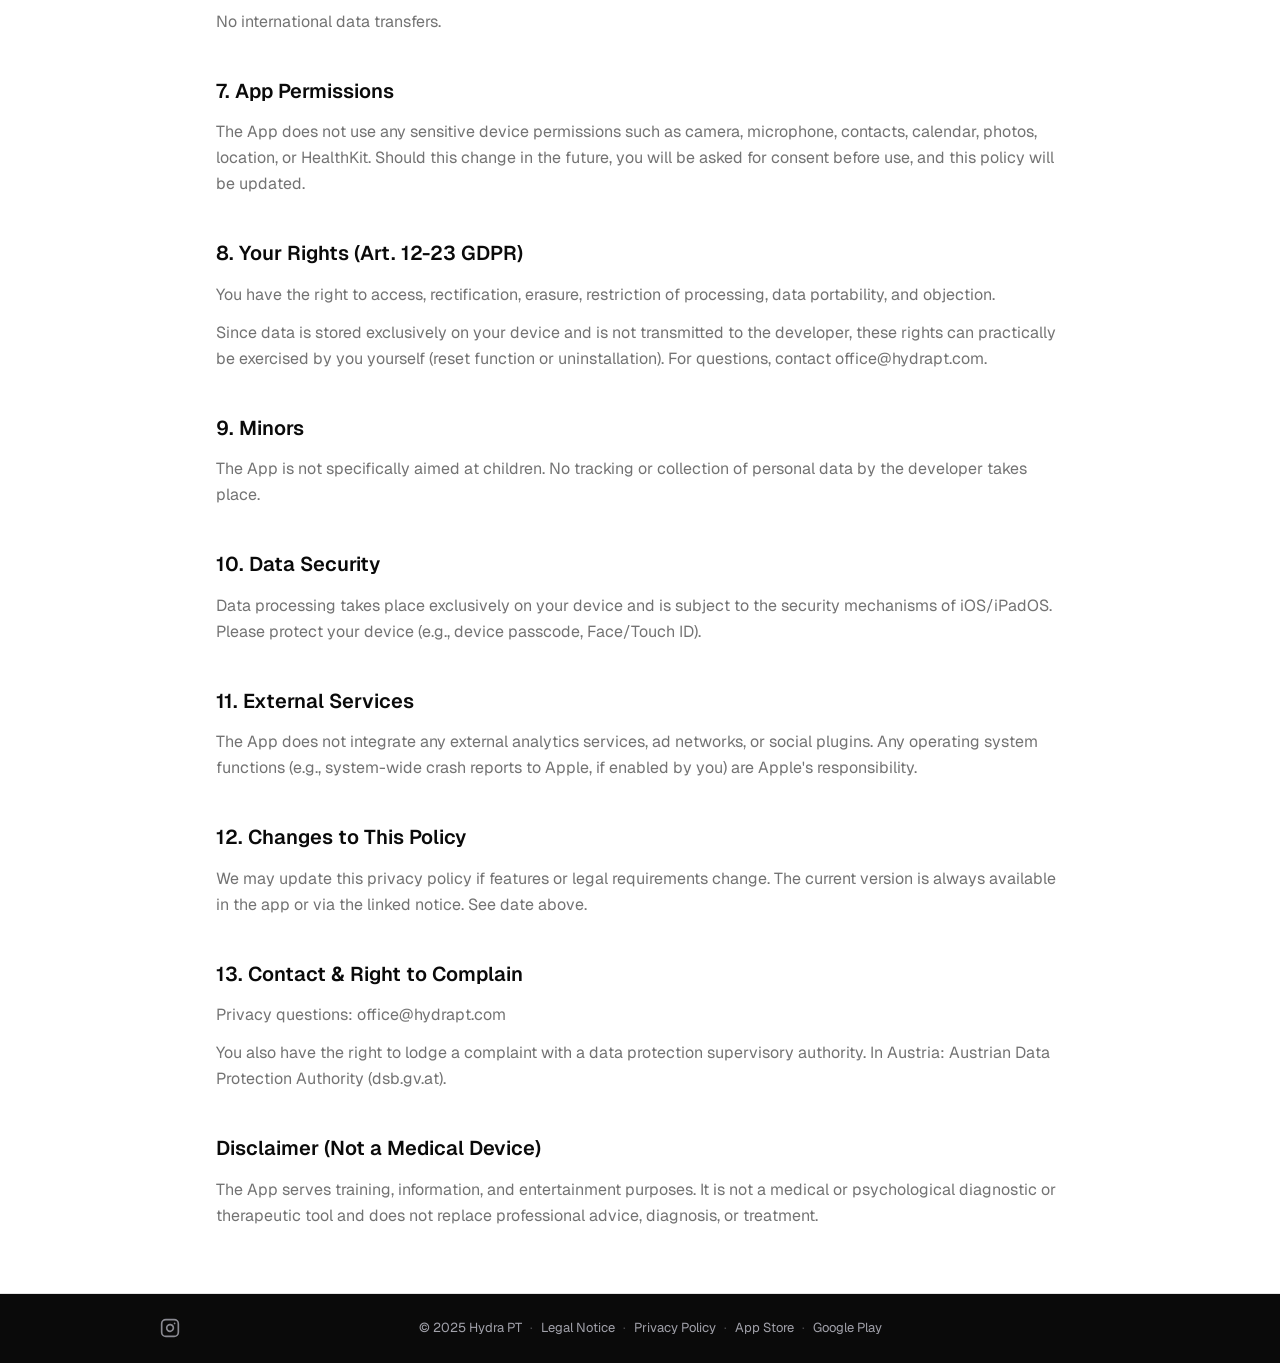
<file: en/privacy-policy.html>
<!DOCTYPE html>
<html lang="en" class="">
<head>
  <meta charset="UTF-8">
  <meta name="viewport" content="width=device-width, initial-scale=1.0">
  <title>Privacy Policy | Hydra Trainer</title>
  <meta name="description" content="Privacy policy for Hydra Trainer.">
  <link rel="icon" type="image/webp" href="../assets/logo.webp">
  <link rel="apple-touch-icon" href="../assets/logo.webp">
  <link rel="preconnect" href="https://fonts.googleapis.com">
  <link rel="preconnect" href="https://fonts.gstatic.com" crossorigin>
  <link rel="stylesheet" href="https://fonts.googleapis.com/css2?family=Geist:wght@300;400;500;600;700;800&display=swap">
  <link rel="stylesheet" href="../styles.css">
</head>
<body>

  <!-- SVG Sprite (nav + footer icons only) -->
  <svg xmlns="http://www.w3.org/2000/svg" style="display:none;">
    <symbol id="icon-menu" viewBox="0 0 24 24" fill="none" stroke="currentColor" stroke-width="2" stroke-linecap="round" stroke-linejoin="round"><line x1="4" x2="20" y1="12" y2="12"/><line x1="4" x2="20" y1="6" y2="6"/><line x1="4" x2="20" y1="18" y2="18"/></symbol>
    <symbol id="icon-close" viewBox="0 0 24 24" fill="none" stroke="currentColor" stroke-width="2" stroke-linecap="round" stroke-linejoin="round"><path d="M18 6 6 18"/><path d="m6 6 12 12"/></symbol>
    <symbol id="icon-sun" viewBox="0 0 24 24" fill="none" stroke="currentColor" stroke-width="2" stroke-linecap="round" stroke-linejoin="round"><circle cx="12" cy="12" r="4"/><path d="M12 2v2"/><path d="M12 20v2"/><path d="m4.93 4.93 1.41 1.41"/><path d="m17.66 17.66 1.41 1.41"/><path d="M2 12h2"/><path d="M20 12h2"/><path d="m6.34 17.66-1.41 1.41"/><path d="m19.07 4.93-1.41 1.41"/></symbol>
    <symbol id="icon-moon" viewBox="0 0 24 24" fill="none" stroke="currentColor" stroke-width="2" stroke-linecap="round" stroke-linejoin="round"><path d="M12 3a6 6 0 0 0 9 9 9 9 0 1 1-9-9Z"/></symbol>
    <symbol id="icon-instagram" viewBox="0 0 24 24" fill="none" stroke="currentColor" stroke-width="2" stroke-linecap="round" stroke-linejoin="round"><rect width="20" height="20" x="2" y="2" rx="5" ry="5"/><path d="M16 11.37A4 4 0 1 1 12.63 8 4 4 0 0 1 16 11.37z"/><line x1="17.5" x2="17.51" y1="6.5" y2="6.5"/></symbol>
  </svg>

  <header>
    <nav class="main-nav" aria-label="Main navigation">
      <div class="nav-inner scrolled">
        <div class="nav-content">
          <div class="nav-brand">
            <a href="index.html" class="nav-logo" aria-label="home">
              <img src="../assets/logo.webp" alt="Hydra Psychology Trainer Logo" width="64" height="64">
              <span>Hydra PT</span>
            </a>
            <button class="mobile-menu-btn" aria-label="Open Menu">
              <svg class="icon-menu" width="24" height="24"><use href="#icon-menu"/></svg>
              <svg class="icon-close" width="24" height="24"><use href="#icon-close"/></svg>
            </button>
          </div>
          <div class="nav-desktop-menu">
            <ul>
              <li><a href="index.html#features">Features</a></li>
              <li><a href="index.html#privacy">Privacy</a></li>
              <li><a href="index.html#reviews">Reviews</a></li>
              <li><a href="index.html#pricing">Pricing</a></li>
              <li><a href="index.html#faq">FAQ</a></li>
            </ul>
          </div>
          <div class="nav-desktop-right">
            <button class="btn btn-ghost btn-icon theme-toggle" aria-label="Toggle theme">
              <svg class="sun" width="24" height="24"><use href="#icon-sun"/></svg>
              <svg class="moon" width="24" height="24"><use href="#icon-moon"/></svg>
            </button>
            <a href="../privacy-policy.html" class="lang-toggle" aria-label="Deutsche Version">
              <span>DE</span>
            </a>
            <a href="https://apps.apple.com/app/hydra-trainer/id6754796903" target="_blank" rel="noopener noreferrer" class="btn btn-primary btn-sm">
              <span>Get Hydra</span>
            </a>
          </div>
          <div class="nav-mobile-panel">
            <ul>
              <li><a href="index.html#features">Features</a></li>
              <li><a href="index.html#privacy">Privacy</a></li>
              <li><a href="index.html#reviews">Reviews</a></li>
              <li><a href="index.html#pricing">Pricing</a></li>
              <li><a href="index.html#faq">FAQ</a></li>
            </ul>
            <div class="nav-mobile-actions">
              <a href="https://apps.apple.com/app/hydra-trainer/id6754796903" target="_blank" rel="noopener noreferrer" class="btn btn-primary btn-lg" style="width:100%;text-align:center;">
                <span>Get Hydra</span>
              </a>
              <div class="nav-mobile-bottom">
                <button class="btn btn-ghost btn-icon theme-toggle" aria-label="Toggle theme">
                  <svg class="sun" width="24" height="24"><use href="#icon-sun"/></svg>
                  <svg class="moon" width="24" height="24"><use href="#icon-moon"/></svg>
                </button>
                <a href="../privacy-policy.html" class="lang-toggle" aria-label="Deutsche Version">
                  <span>DE</span>
                </a>
              </div>
            </div>
          </div>
        </div>
      </div>
    </nav>
  </header>

  <main class="legal-page">
    <section class="legal-page-inner">
      <div class="legal-content">

        <header class="legal-page-header">
          <h1>Privacy Policy</h1>
          <p>Last updated: January 30, 2026</p>
        </header>

        <p>
          This privacy policy explains how Hydra Trainer (hereinafter "App") handles personal data. The App is a collection of cognitive exercise and test modules (e.g., equations, adaptive matrix test, continuous addition test, anagrams, number sequences) and works entirely locally on your device, without accounts, cloud sync, or advertising.
        </p>

        <section class="legal-section">
          <h2>1. Data Controller</h2>
          <p>Johannes Kropatschek<br>Vienna, Austria<br>Email: office@hydrapt.com</p>
        </section>

        <section class="legal-section">
          <h2>2. Scope and Purpose</h2>
          <p>This policy applies to the use of the App on iOS/iPadOS. The App provides cognitive training and self-assessment features for informational and entertainment purposes.</p>
        </section>

        <section class="legal-section">
          <h2>3. What Data Does the App Process?</h2>
          <p>The App does not transmit any personal data to the developer or third parties.</p>
          <p>All information mentioned below remains exclusively on your device.</p>
          <ul>
            <li>Usage and performance data (on-device): Test progress, answers, scores, timer states, local result overviews.</li>
            <li>App settings (on-device): e.g., light/dark mode, UI preferences.</li>
            <li>No special categories: No health or biometric data in the legal sense is collected or transmitted.</li>
            <li>No identifiers/tracking: There are no accounts, no cross-device recognition, no advertising IDs, no analytics SDKs.</li>
            <li>No network connections: The App does not establish its own server connections for operation. Operating system services (e.g., App Store updates, optional device diagnostic sharing with Apple) are outside the developer's control.</li>
          </ul>
          <p>When you install Hydra Trainer from the App Store, Apple collects and aggregates telemetry data and provides it to us. This information includes the number of people who downloaded the app, the number of people who used it on a given day, and the total number of users per country. Apple does not share information about specific users with us.</p>
        </section>

        <section class="legal-section">
          <h2>4. Purposes and Legal Bases (GDPR)</h2>
          <ul>
            <li>Provision of the App (Art. 6(1)(b) GDPR): Processing of the above-mentioned on-device data is necessary to provide the app features (tests, results, settings).</li>
            <li>Legitimate interest (Art. 6(1)(f) GDPR): General app security and stability on your device. However, no server-side processing by the developer takes place.</li>
          </ul>
        </section>

        <section class="legal-section">
          <h2>5. Retention and Deletion</h2>
          <ul>
            <li>On the device: Data remains stored until you reset it in the app (if a reset function is available) or uninstall the app.</li>
            <li>With the developer: No personal data is stored.</li>
          </ul>
        </section>

        <section class="legal-section">
          <h2>6. Recipients and Disclosure</h2>
          <p>No disclosure. No personal data is transmitted to third parties.</p>
          <p>No international data transfers.</p>
        </section>

        <section class="legal-section">
          <h2>7. App Permissions</h2>
          <p>The App does not use any sensitive device permissions such as camera, microphone, contacts, calendar, photos, location, or HealthKit. Should this change in the future, you will be asked for consent before use, and this policy will be updated.</p>
        </section>

        <section class="legal-section">
          <h2>8. Your Rights (Art. 12-23 GDPR)</h2>
          <p>You have the right to access, rectification, erasure, restriction of processing, data portability, and objection.</p>
          <p>Since data is stored exclusively on your device and is not transmitted to the developer, these rights can practically be exercised by you yourself (reset function or uninstallation). For questions, contact office@hydrapt.com.</p>
        </section>

        <section class="legal-section">
          <h2>9. Minors</h2>
          <p>The App is not specifically aimed at children. No tracking or collection of personal data by the developer takes place.</p>
        </section>

        <section class="legal-section">
          <h2>10. Data Security</h2>
          <p>Data processing takes place exclusively on your device and is subject to the security mechanisms of iOS/iPadOS. Please protect your device (e.g., device passcode, Face/Touch ID).</p>
        </section>

        <section class="legal-section">
          <h2>11. External Services</h2>
          <p>The App does not integrate any external analytics services, ad networks, or social plugins. Any operating system functions (e.g., system-wide crash reports to Apple, if enabled by you) are Apple's responsibility.</p>
        </section>

        <section class="legal-section">
          <h2>12. Changes to This Policy</h2>
          <p>We may update this privacy policy if features or legal requirements change. The current version is always available in the app or via the linked notice. See date above.</p>
        </section>

        <section class="legal-section">
          <h2>13. Contact &amp; Right to Complain</h2>
          <p>Privacy questions: office@hydrapt.com</p>
          <p>You also have the right to lodge a complaint with a data protection supervisory authority. In Austria: Austrian Data Protection Authority (dsb.gv.at).</p>
        </section>

        <section class="legal-section">
          <h2>Disclaimer (Not a Medical Device)</h2>
          <p>The App serves training, information, and entertainment purposes. It is not a medical or psychological diagnostic or therapeutic tool and does not replace professional advice, diagnosis, or treatment.</p>
        </section>

      </div>
    </section>
  </main>

  <!-- ============================
       FOOTER
       ============================ -->
  <footer id="support" class="footer-section">
    <div class="footer-container">
      <div class="footer-content">
        <a href="https://instagram.com/hydra.pt" class="footer-instagram" target="_blank" rel="noopener noreferrer" aria-label="Instagram">
          <svg width="20" height="20" aria-hidden="true"><use href="#icon-instagram"/></svg>
        </a>
        <div class="footer-links">
          <span>&copy; 2025 Hydra PT</span>
          <span class="footer-dot">&middot;</span>
          <a href="impress.html" target="_blank" rel="noopener noreferrer">Legal Notice</a>
          <span class="footer-dot">&middot;</span>
          <a href="privacy-policy.html" target="_blank" rel="noopener noreferrer">Privacy Policy</a>
          <span class="footer-dot">&middot;</span>
          <a href="https://apps.apple.com/app/hydra-trainer/id6754796903" target="_blank" rel="noopener noreferrer">App Store</a>
          <span class="footer-dot">&middot;</span>
          <a href="#" target="_blank" rel="noopener noreferrer">Google Play</a>
        </div>
      </div>
    </div>
  </footer>

  <script>
    const stored = localStorage.getItem('theme');
    const prefersDark = window.matchMedia('(prefers-color-scheme: dark)').matches;
    if ((stored || (prefersDark ? 'dark' : 'light')) === 'dark') document.documentElement.classList.add('dark');
  </script>
  <script src="../scripts.js"></script>
</body>
</html>
</file>
<file: styles.css>
/* ============================================
   Hydra Psychology Trainer – Static Refactor
   1:1 visual match of the Next.js version
   ============================================ */

/* ---------- Reset / Base ---------- */
*, *::before, *::after { box-sizing: border-box; margin: 0; padding: 0; }
html { scroll-behavior: smooth; overflow-x: hidden; }
body {
  font-family: 'Geist', -apple-system, BlinkMacSystemFont, 'Segoe UI', Roboto, sans-serif;
  -webkit-font-smoothing: antialiased;
  -moz-osx-font-smoothing: grayscale;
  background: var(--background);
  color: var(--foreground);
  overflow-x: hidden;
  line-height: 1.6;
}
img { max-width: 100%; height: auto; display: block; }
a { color: inherit; text-decoration: none; }
ul { list-style: none; }
button { cursor: pointer; border: none; background: none; font: inherit; color: inherit; }

/* ---------- CSS Variables (Light) ---------- */
:root {
  --radius: 0.625rem;
  /* Shared RGB channels for rgba() usage */
  --color-blue: 59, 130, 246;
  --color-cyan: 56, 189, 248;
  --color-dark-card: 18, 18, 18;
  /* Animation timing */
  --duration-fast: 0.15s;
  --duration-default: 0.3s;
  --duration-slow: 0.8s;
  --ease-smooth: cubic-bezier(0.25, 0.46, 0.45, 0.94);
  --background: oklch(1 0 0);
  --foreground: oklch(0.145 0 0);
  --card: oklch(1 0 0);
  --card-foreground: oklch(0.145 0 0);
  --primary: oklch(0.205 0 0);
  --primary-foreground: oklch(0.985 0 0);
  --secondary: oklch(0.97 0 0);
  --secondary-foreground: oklch(0.205 0 0);
  --muted: oklch(0.97 0 0);
  --muted-foreground: oklch(0.556 0 0);
  --accent: oklch(0.97 0 0);
  --accent-foreground: oklch(0.205 0 0);
  --destructive: oklch(0.577 0.245 27.325);
  --border: oklch(0.922 0 0);
  --input: oklch(0.922 0 0);
  --ring: oklch(0.708 0 0);
}

/* ---------- Dark Mode Variables ---------- */
.dark {
  --background: oklch(0.145 0 0);
  --foreground: oklch(0.985 0 0);
  --card: oklch(0.205 0 0);
  --card-foreground: oklch(0.985 0 0);
  --primary: oklch(0.922 0 0);
  --primary-foreground: oklch(0.205 0 0);
  --secondary: oklch(0.269 0 0);
  --secondary-foreground: oklch(0.985 0 0);
  --muted: oklch(0.269 0 0);
  --muted-foreground: oklch(0.9 0 0);
  --accent: oklch(0.269 0 0);
  --accent-foreground: oklch(0.985 0 0);
  --destructive: oklch(0.704 0.191 22.216);
  --border: oklch(1 0 0 / 10%);
  --input: oklch(1 0 0 / 15%);
  --ring: oklch(0.556 0 0);
}

/* ---------- Utility ---------- */
.sr-only {
  position: absolute; width: 1px; height: 1px; padding: 0; margin: -1px;
  overflow: hidden; clip: rect(0,0,0,0); white-space: nowrap; border: 0;
}
.text-balance { text-wrap: balance; }

/* ---------- Scroll Animation Base ---------- */
.anim-hidden {
  opacity: 0;
  transition: opacity var(--duration-slow) ease-out, transform var(--duration-slow) ease-out;
}
.anim-hidden.fade-up { transform: translateY(30px); }
.anim-hidden.fade-blur { transform: translateY(12px); filter: blur(4px); transition: opacity 0.8s ease-out, transform 0.8s ease-out, filter 0.6s ease-out; }
.anim-hidden.slide-left { transform: translateX(-200px); transition-duration: 1s; transition-timing-function: var(--ease-smooth); }
.anim-hidden.slide-right { transform: translateX(200px); transition-duration: 1s; transition-timing-function: var(--ease-smooth); }
.anim-hidden.slide-left-sm { transform: translateX(-32px); transition-duration: 0.7s; }
.anim-hidden.slide-right-sm { transform: translateX(32px); transition-duration: 0.7s; }
.anim-hidden.scale-up { transform: scale(0.8); transition-duration: 1.2s; }

.anim-visible {
  opacity: 1 !important;
  transform: none !important;
  filter: none !important;
}

/* Stagger children */
.stagger-children > .anim-hidden:nth-child(1) { transition-delay: 0s; }
.stagger-children > .anim-hidden:nth-child(2) { transition-delay: 0.3s; }
.stagger-children > .anim-hidden:nth-child(3) { transition-delay: 0.6s; }
.stagger-children > .anim-hidden:nth-child(4) { transition-delay: 0.9s; }
.stagger-children > .anim-hidden:nth-child(5) { transition-delay: 1.2s; }

/* Word-by-word text animation */
.text-reveal .word {
  display: inline-block;
  opacity: 0;
  filter: blur(12px);
  transform: translateY(12px);
  transition: opacity 0.5s var(--ease-smooth), filter 0.6s var(--ease-smooth), transform 0.5s var(--ease-smooth);
}
.text-reveal.anim-visible .word {
  opacity: 1;
  filter: blur(0px);
  transform: translateY(0);
}

/* Scramble word rotation: blur-fade-slide-up */
.scramble-word {
  display: inline-block;
  transition: opacity var(--duration-default) ease-out, filter var(--duration-default) ease-out, transform var(--duration-default) ease-out;
}
.scramble-word.fade-out {
  opacity: 0;
  filter: blur(8px);
  transform: translateY(-8px);
}
.scramble-word.fade-in-start {
  opacity: 0;
  filter: blur(8px);
  transform: translateY(8px);
  transition: none;
}

/* Rotating icon next to scramble word */
.rotating-icon {
  display: inline-block;
  transition: opacity var(--duration-default) ease-out, filter var(--duration-default) ease-out, transform var(--duration-default) ease-out;
}
.rotating-icon.icon-fade-out {
  opacity: 0;
  filter: blur(8px);
  transform: translateY(-8px);
}
.rotating-icon.icon-fade-in-start {
  opacity: 0;
  filter: blur(8px);
  transform: translateY(8px);
  transition: none;
}

/* ============================================
   HEADER / NAV
   ============================================ */
header { position: relative; }
nav.main-nav {
  position: fixed;
  z-index: 50;
  width: 100%;
  padding: 0 0.5rem;
}
.nav-inner {
  margin: 0.5rem auto 0;
  max-width: 72rem;
  padding: 0 3rem;
  transition: all var(--duration-default) ease;
}
.nav-inner.scrolled {
  background: color-mix(in srgb, var(--background) 50%, transparent);
  max-width: 56rem;
  border-radius: 1rem;
  border: 1px solid var(--border);
  backdrop-filter: blur(16px);
  -webkit-backdrop-filter: blur(16px);
  padding: 0 1.25rem;
}
.nav-content {
  display: flex;
  flex-wrap: wrap;
  align-items: center;
  justify-content: space-between;
  gap: 1.5rem;
  padding: 0.5rem 0 0.625rem;
}
.nav-brand { display: flex; align-items: center; justify-content: space-between; width: 100%; }
.nav-logo { display: flex; align-items: center; gap: 0.25rem; }
.nav-logo img { width: 4rem; height: 4rem; }
.nav-logo span { font-size: 1.25rem; font-weight: 700; }

/* Desktop menu */
.nav-desktop-menu {
  display: none;
  position: absolute;
  inset: 0;
  margin: auto;
  width: fit-content;
  height: fit-content;
}
.nav-desktop-menu ul { display: flex; gap: 2rem; font-size: 0.875rem; }
.nav-desktop-menu a {
  color: oklch(0.4 0 0);
  transition: color var(--duration-fast);
  position: relative;
}
.nav-desktop-menu a::after {
  content: '';
  position: absolute;
  bottom: -2px;
  left: 0;
  width: 0;
  height: 1px;
  background: var(--foreground);
  transition: width var(--duration-fast) ease;
}
.nav-desktop-menu a:hover::after {
  width: 100%;
}
.dark .nav-desktop-menu a {
  color: var(--muted-foreground);
}
.dark .nav-desktop-menu a::after {
  background: rgba(255, 255, 255, 0.85);
}
.nav-desktop-menu a:hover { color: var(--accent-foreground); }

/* Desktop right buttons */
.nav-desktop-right {
  display: none;
  flex-direction: row;
  align-items: center;
  gap: 0.75rem;
}

/* Mobile menu toggle */
.mobile-menu-btn {
  position: relative;
  z-index: 50;
  padding: 0.625rem;
  margin: 0;
}
.mobile-menu-btn .icon-menu,
.mobile-menu-btn .icon-close {
  width: 1.5rem; height: 1.5rem; transition: all 0.2s;
}
.mobile-menu-btn .icon-close {
  position: absolute; inset: 0; margin: auto;
  opacity: 0; transform: rotate(-180deg) scale(0);
}
.mobile-menu-btn.active .icon-menu { opacity: 0; transform: rotate(180deg) scale(0); }
.mobile-menu-btn.active .icon-close { opacity: 1; transform: rotate(0) scale(1); }

/* Mobile menu overlay */
.nav-mobile-panel {
  display: none;
  position: fixed;
  inset: 0;
  z-index: 40;
  background: color-mix(in srgb, var(--background) 85%, transparent);
  backdrop-filter: blur(20px);
  -webkit-backdrop-filter: blur(20px);
  flex-direction: column;
  align-items: center;
  justify-content: center;
  gap: 2rem;
  padding: 2rem;
}
.dark .nav-mobile-panel {
  background: color-mix(in srgb, #000 85%, transparent);
}
.nav-mobile-panel.open { display: flex; }
.nav-mobile-panel ul { display: flex; flex-direction: column; gap: 2rem; font-size: 1.5rem; text-align: center; }
.nav-mobile-panel a {
  color: var(--muted-foreground);
  transition: color var(--duration-fast);
}
.nav-mobile-panel a:hover { color: var(--accent-foreground); }
.nav-mobile-panel a.btn-primary { color: var(--primary-foreground); }

/* Mobile download CTA */
.mobile-download-btn {
  display: inline-flex;
  align-items: center;
  justify-content: center;
  gap: 0.5rem;
  width: 100%;
  max-width: 20rem;
  padding: 0.875rem 2rem;
  margin-top: 0.5rem;
  font-size: 1.1rem;
  font-weight: 500;
  color: var(--primary-foreground) !important;
  background: var(--primary);
  border-radius: var(--radius);
  transition: opacity var(--duration-fast);
}
.mobile-download-btn:hover { opacity: 0.85; }
.mobile-download-buttons {
  display: flex;
  gap: 0.5rem;
  width: 100%;
}
.mobile-download-buttons .mobile-download-btn {
  flex: 1;
}

/* Toggles pinned to bottom */
.nav-mobile-bottom {
  position: absolute;
  bottom: 2.5rem;
  left: 0;
  right: 0;
  display: flex;
  align-items: center;
  justify-content: center;
  gap: 1.5rem;
  opacity: 0.5;
  transition: opacity var(--duration-fast);
}
.nav-mobile-bottom:hover { opacity: 0.8; }
.nav-mobile-bottom .btn-icon {
  width: 2.25rem;
  height: 2.25rem;
  padding: 0;
  justify-content: center;
}

/* ============================================
   BUTTONS
   ============================================ */
.btn {
  display: inline-flex;
  align-items: center;
  justify-content: center;
  gap: 0.5rem;
  border-radius: var(--radius);
  font-size: 0.875rem;
  font-weight: 500;
  transition: all var(--duration-fast);
  white-space: nowrap;
  line-height: 1;
}
.btn-sm { padding: 0.5rem 0.75rem; height: 2rem; }
.btn-lg { padding: 0.625rem 1rem; height: 2.5rem; font-size: 1rem; }
.btn-icon { padding: 0; width: 2.25rem; height: 2.25rem; }

.btn-primary {
  background: var(--primary);
  color: var(--primary-foreground);
}
.btn-primary:hover { opacity: 0.9; }

.btn-outline {
  border: 1px solid var(--border);
  background: var(--background);
  color: var(--foreground);
}
.btn-outline:hover { background: var(--accent); color: var(--accent-foreground); }

.btn-ghost {
  background: transparent;
  color: var(--foreground);
}
.btn-ghost:hover { background: var(--accent); color: var(--accent-foreground); }

/* ============================================
   HERO SECTION
   ============================================ */
.hero-section {
  background: var(--background);
  position: relative;
  padding: 7rem 0;
  min-height: 100vh;
  display: flex;
  align-items: center;
  overflow: hidden;
}
.dark .hero-section { background: #09090b; }

/* Gradient mesh background (dark mode only) */
.hero-bg-mesh {
  position: absolute;
  inset: 0;
  overflow: hidden;
  z-index: 0;
  display: none;
}
.dark .hero-bg-mesh { display: block; }
.hero-bg-mesh::before {
  content: '';
  position: absolute;
  top: -20%;
  right: -30%;
  width: 80%;
  height: 80%;
  background: radial-gradient(ellipse at center, rgba(255, 255, 255, 0.07) 0%, transparent 70%);
  animation: mesh-drift-1 8s ease-in-out infinite;
}
.hero-bg-mesh::after {
  content: '';
  position: absolute;
  top: -40%;
  left: 20%;
  width: 70%;
  height: 70%;
  background: radial-gradient(ellipse at center, rgba(255, 255, 255, 0.05) 0%, transparent 70%);
  animation: mesh-drift-2 10s ease-in-out infinite;
}
@keyframes mesh-drift-1 {
  0%, 100% { transform: translate(0, 0) scale(1); }
  33% { transform: translate(5%, 10%) scale(1.05); }
  66% { transform: translate(-3%, -5%) scale(0.97); }
}
@keyframes mesh-drift-2 {
  0%, 100% { transform: translate(0, 0) scale(1); }
  33% { transform: translate(-8%, -5%) scale(1.03); }
  66% { transform: translate(4%, 8%) scale(0.98); }
}

/* Dot grid overlay */
.hero-dot-grid {
  position: absolute;
  inset: 0;
  z-index: 1;
  pointer-events: none;
  background-image: radial-gradient(circle, rgba(0,0,0,0.15) 1px, transparent 1px);
  background-size: 32px 32px;
  mask-image: radial-gradient(ellipse 70% 60% at 50% 40%, black 30%, transparent 100%);
  -webkit-mask-image: radial-gradient(ellipse 70% 60% at 50% 40%, black 30%, transparent 100%);
  animation: grid-fade 3s ease-in-out infinite;
}
.dark .hero-dot-grid {
  background-image: radial-gradient(circle, rgba(255,255,255,0.08) 1px, transparent 1px);
}
@keyframes grid-fade {
  0%, 100% { opacity: 0.03; }
  50% { opacity: 0.07; }
}

/* Hero bottom fade edge */
.hero-section::after {
  content: '';
  position: absolute;
  bottom: 0;
  left: 0;
  right: 0;
  height: 120px;
  background: linear-gradient(to top, var(--background), transparent);
  z-index: 2;
  pointer-events: none;
}
.dark .hero-section::after {
  background: linear-gradient(to top, #09090b, transparent);
}

/* Phone mockup */
.hero-phone-wrap {
  position: relative;
}
.hero-phone-glow {
  position: absolute;
  width: 140%;
  height: 140%;
  top: -20%;
  left: -20%;
  background: radial-gradient(ellipse at 50% 50%, rgba(255, 255, 255, 0.18) 0%, rgba(255, 255, 255, 0.06) 40%, transparent 70%);
  filter: blur(50px);
  z-index: -1;
  animation: glow-pulse 4s ease-in-out infinite;
}
.dark .hero-phone-glow {
  background: radial-gradient(ellipse at 50% 50%, rgba(255, 255, 255, 0.12) 0%, rgba(255, 255, 255, 0.05) 40%, transparent 70%);
}
@keyframes glow-pulse {
  0%, 100% { opacity: 0.4; }
  50% { opacity: 0.8; }
}
.hero-phone-wrap .phone-mockup {
  width: 280px;
}

/* Social proof */
.hero-social-proof {
  display: flex;
  flex-direction: column;
  align-items: center;
  gap: 1rem;
  margin-top: 2.5rem;
}
.hero-stars {
  display: flex;
  align-items: center;
  gap: 0.5rem;
}
.hero-stars-icons {
  display: flex;
  gap: 0.15rem;
  color: #facc15;
}
.hero-stars-icons svg {
  width: 14px;
  height: 14px;
}
.hero-stars-label {
  font-size: 0.75rem;
  color: var(--muted-foreground);
  white-space: nowrap;
}
.hero-proof-divider {
  display: none;
  width: 1px;
  height: 1rem;
  background: var(--border);
}
.hero-users {
  display: flex;
  align-items: center;
  gap: 0.5rem;
}
.hero-user-avatars {
  display: flex;
}
.hero-user-avatars span {
  width: 1.5rem;
  height: 1.5rem;
  border-radius: 50%;
  border: 2px solid var(--background);
  display: flex;
  align-items: center;
  justify-content: center;
  font-size: 0.5rem;
  font-weight: 700;
  color: #fff;
  margin-left: -0.5rem;
}
.hero-user-avatars span:first-child { margin-left: 0; }
.dark .hero-user-avatars span { border-color: #09090b; }
.hero-users-label {
  font-size: 0.75rem;
  color: var(--muted-foreground);
  white-space: nowrap;
}
.hero-privacy {
  display: flex;
  align-items: center;
  gap: 0.4rem;
}
.hero-privacy-icon {
  width: 24px;
  height: 24px;
  flex-shrink: 0;
}
.hero-privacy-icon--dark {
  display: none;
}
.dark .hero-privacy-icon--light {
  display: none;
}
.dark .hero-privacy-icon--dark {
  display: block;
}
.hero-privacy-label {
  font-size: 0.75rem;
  color: var(--muted-foreground);
  white-space: nowrap;
}

/* Scroll indicator */
.hero-scroll-hint {
  position: absolute;
  bottom: 2rem;
  left: 50%;
  transform: translateX(-50%);
  opacity: 0.4;
  color: var(--foreground);
  animation: scrollBounce 2s ease-in-out infinite;
  transition: opacity 0.5s ease, filter 0.5s ease;
  display: none;
  z-index: 10;
}
.hero-scroll-hint:hover { opacity: 0.7; }
.hero-scroll-hint.hero-scroll-hidden {
  opacity: 0;
  filter: blur(8px);
  pointer-events: none;
}
@keyframes scrollBounce {
  0%, 100% { transform: translateX(-50%) translateY(0); }
  50% { transform: translateX(-50%) translateY(6px); }
}
@media (min-width: 768px) {
  .hero-scroll-hint { display: flex; flex-direction: column; align-items: center; gap: 0.5rem; }
  .hero-social-proof { flex-direction: row; }
  .hero-proof-divider { display: block; }
}

.hero-scroll-label {
  font-size: 0.625rem;
  text-transform: uppercase;
  letter-spacing: 0.2em;
  color: var(--muted-foreground);
}
.hero-scroll-pill {
  width: 1.25rem;
  height: 2rem;
  border-radius: 9999px;
  border: 1px solid var(--border);
  display: flex;
  align-items: flex-start;
  justify-content: center;
  padding-top: 0.25rem;
}
.hero-scroll-dot {
  width: 0.25rem;
  height: 0.375rem;
  background: var(--muted-foreground);
  border-radius: 9999px;
  animation: bounce 1s ease-in-out infinite;
}
@keyframes bounce {
  0%, 100% { transform: translateY(0); }
  50% { transform: translateY(4px); }
}

.hero-container {
  position: relative;
  z-index: 10;
  margin: 0 auto;
  max-width: 72rem;
  padding: 0 3.5rem;
  width: 100%;
  display: flex;
  flex-direction: column;
  align-items: center;
  gap: 3rem;
  padding-top: 6rem;
}

.hero-left {
  text-align: center;
  display: flex;
  flex-direction: column;
  align-items: center;
  gap: 0;
  max-width: 38rem;
}

.hero-badge {
  display: inline-flex;
  align-items: center;
  gap: 0.4rem;
  border: 1px solid var(--border);
  border-radius: 9999px;
  padding: 0.2rem 0.55rem;
  background: rgba(255, 255, 255, 0.05);
  font-size: 0.72rem;
  color: var(--muted-foreground);
  text-decoration: none;
  transition: all var(--duration-default) ease;
  width: fit-content;
  margin-top: 0;
  margin-bottom: 0.75rem;
}
.dark .hero-badge {
  background: rgba(255, 255, 255, 0.08);
  border-color: rgba(255, 255, 255, 0.1);
}
.hero-badge:hover {
  background: rgba(255, 255, 255, 0.1);
  border-color: var(--border);
}

.badge-label {
  background: var(--muted);
  color: var(--foreground);
  padding: 0.15rem 0.4rem;
  border-radius: 0.375rem;
  font-size: 0.68rem;
  font-weight: 600;
}

.badge-text {
  color: var(--foreground);
}

.icon-arrow {
  width: 16px;
  height: 16px;
  color: var(--muted-foreground);
  transition: transform var(--duration-default) ease;
}

.hero-badge:hover .icon-arrow {
  transform: translateX(2px);
}

.hero-title {
  font-size: clamp(2rem, 7vw, 4.5rem);
  font-weight: 700;
  line-height: 1.1;
  color: var(--foreground);
  margin: 0 0 1rem 0;
}
.dark .hero-title {
  background: linear-gradient(to bottom, rgb(244 244 245 / 0.95), rgb(228 228 231 / 0.92) 70%, rgb(161 161 170 / 0.85));
  -webkit-background-clip: text;
  background-clip: text;
  color: transparent;
  -webkit-text-fill-color: transparent;
  filter: drop-shadow(0 1px 0 rgba(255,255,255,0.35));
}

.hero-description {
  font-size: 1rem;
  color: var(--muted-foreground);
  line-height: 1.6;
  max-width: 500px;
  margin: 0 auto 2rem auto;
}

/* Hero marquee / ticker */
.hero-marquee {
  overflow: hidden;
  position: relative;
  max-width: 42rem;
  margin: 90px auto 0;
  padding: 30px 3rem 0;
  -webkit-mask-image: linear-gradient(to right, transparent, black 5%, black 95%, transparent);
  mask-image: linear-gradient(to right, transparent, black 5%, black 95%, transparent);
}
.hero-marquee-track {
  display: flex;
  align-items: center;
  gap: 0;
  width: max-content;
  animation: marquee-scroll 25s linear infinite;
}
.hero-marquee-item {
  flex-shrink: 0;
  font-size: 1.1rem;
  color: var(--muted-foreground);
  white-space: nowrap;
}
.hero-marquee-item::after {
  content: '\00B7';
  margin: 0 0.6rem;
  opacity: 0.5;
}
@keyframes marquee-scroll {
  0% { transform: translateX(0); }
  100% { transform: translateX(-50%); }
}

.hero-ctas {
  display: flex;
  align-items: center;
  justify-content: center;
  gap: 0.75rem;
  flex-wrap: wrap;
}
.hero-cta-primary,
.hero-cta-secondary {
  padding: 0.75rem 1.5rem;
  height: 3rem;
  min-width: 11rem;
  font-size: 1rem;
  box-sizing: border-box;
}
.hero-cta-primary {
  border: 1px solid transparent;
}
.hero-cta-primary svg {
  flex-shrink: 0;
}

.hero-features {
  display: flex;
  flex-direction: column;
  gap: 0.75rem;
  list-style: none;
  padding: 0;
  margin: 0;
  font-size: 1rem;
  color: var(--muted-foreground);
}
.hero-features li {
  display: flex;
  align-items: center;
  gap: 0.75rem;
}
.hero-features li:before {
  content: '';
  width: 5px;
  height: 5px;
  background: var(--foreground);
  border-radius: 50%;
  flex-shrink: 0;
}

.hero-right {
  display: none;
  flex-shrink: 0;
}

/* Responsive: Desktop Hero Layout */
@media (min-width: 1024px) {
  .hero-container {
    flex-direction: row;
    align-items: center;
    gap: 3.5rem;
    padding: 0 3.5rem;
    padding-top: 0;
  }
  .hero-left {
    text-align: left;
    align-items: flex-start;
    max-width: 42rem;
    flex: 1;
  }
  .hero-left .hero-description {
    margin-left: 0;
    margin-right: 0;
  }
  .hero-left .hero-ctas {
    justify-content: flex-start;
  }
  .hero-left .hero-social-proof {
    justify-content: flex-start;
  }
  .hero-right {
    display: block;
  }
  .hero-phone-wrap .phone-mockup {
    width: 320px;
  }
}


/* ============================================
   SECTION BADGES
   ============================================ */
.section-badge {
  display: inline-flex;
  align-items: center;
  gap: 0.5rem;
  border-radius: 9999px;
  border: 1px solid var(--border);
  padding: 0.25rem 1rem;
  font-size: 0.75rem;
  font-weight: 500;
  text-transform: uppercase;
  letter-spacing: 0.2em;
  color: var(--muted-foreground);
}

/* ---------- Shared Section Headers ---------- */
.section-header {
  text-align: center;
  display: flex; flex-direction: column; align-items: center;
}
.section-header h2 {
  font-size: 3rem; font-weight: 700; letter-spacing: -0.025em;
}
.section-title-with-icon {
  position: relative;
  display: block;
  width: 100%;
}
.section-title-with-icon::before {
  content: "";
  position: absolute;
  top: 50%;
  left: 50%;
  transform: translate(calc(-50% - 420px), -50%);
  width: 9.5rem;
  height: 9.5rem;
  background-color: var(--muted-foreground);
  opacity: 0.12;
  pointer-events: none;
  z-index: 0;
  -webkit-mask-image: var(--section-title-mask);
  mask-image: var(--section-title-mask);
  -webkit-mask-position: center;
  mask-position: center;
  -webkit-mask-size: contain;
  mask-size: contain;
  -webkit-mask-repeat: no-repeat;
  mask-repeat: no-repeat;
}
.section-title-with-icon h2 {
  position: relative;
  z-index: 1;
}
.features-header .section-title-with-icon {
  --section-title-mask: url("data:image/svg+xml;utf8,<svg xmlns='http://www.w3.org/2000/svg' viewBox='0 0 24 24' fill='none' stroke='black' stroke-width='1.9' stroke-linecap='round' stroke-linejoin='round'><rect x='3' y='3' width='7' height='7' rx='1.25'/><rect x='14' y='3' width='7' height='7' rx='1.25'/><rect x='3' y='14' width='7' height='7' rx='1.25'/><rect x='14' y='14' width='7' height='7' rx='1.25'/></svg>");
}
.privacy-header .section-title-with-icon {
  --section-title-mask: url("data:image/svg+xml;utf8,<svg xmlns='http://www.w3.org/2000/svg' viewBox='0 0 24 24'><path d='M17.5 10H17V8a5 5 0 0 0-10 0v2h-.5A2.5 2.5 0 0 0 4 12.5v6A2.5 2.5 0 0 0 6.5 21h11a2.5 2.5 0 0 0 2.5-2.5v-6A2.5 2.5 0 0 0 17.5 10Zm-8.5 0V8a3 3 0 0 1 6 0v2Z'/><path d='M12 14a1.25 1.25 0 0 1 .75 2.25V18a.75.75 0 0 1-1.5 0v-1.75A1.25 1.25 0 0 1 12 14Z'/></svg>");
}
.reviews-header .section-title-with-icon {
  --section-title-mask: url("data:image/svg+xml;utf8,<svg xmlns='http://www.w3.org/2000/svg' viewBox='0 0 24 24' fill='none' stroke='black' stroke-width='2' stroke-linecap='round' stroke-linejoin='round'><path d='m3 11 15-5v12L3 14z'/><path d='M11.6 16.8a3 3 0 1 1-5.8 1.6'/></svg>");
}
.pricing-header .section-title-with-icon {
  --section-title-mask: url("data:image/svg+xml;utf8,<svg xmlns='http://www.w3.org/2000/svg' viewBox='0 0 24 24' fill='none' stroke='black' stroke-width='1.9' stroke-linecap='round' stroke-linejoin='round'><path d='M20 10.5 13.5 4H6v7.5L12.5 18a2 2 0 0 0 2.83 0l4.67-4.67a2 2 0 0 0 0-2.83Z'/><circle cx='8.75' cy='8.75' r='1.1'/></svg>");
}
.pricing-header .section-title-with-icon::before {
  display: none;
}
.faq-header .section-title-with-icon {
  --section-title-mask: url("data:image/svg+xml;utf8,<svg xmlns='http://www.w3.org/2000/svg' viewBox='0 0 24 24' fill='none' stroke='black' stroke-width='1.9' stroke-linecap='round' stroke-linejoin='round'><circle cx='12' cy='12' r='9'/><path d='M9.5 9.5a2.5 2.5 0 0 1 5 0c0 1.75-2.5 2-2.5 3.75'/><path d='M12 16.8h.01'/></svg>");
}
.dark .section-title-with-icon::before { opacity: 0.2; }
.section-header p {
  font-size: 1.125rem; color: var(--muted-foreground);
}
.section-header-narrow p {
  margin: 0 auto; max-width: 42rem;
}

/* ---------- Shared Containers ---------- */
.features-container,
.privacy-container,
.reviews-container,
.pricing-container,
.faq-container,
.footer-container {
  margin: 0 auto; padding: 0 1.5rem;
}

/* ============================================
   H2 GRADIENT TEXT
   ============================================ */
.h2-gradient-text {
  color: var(--foreground);
  line-height: 1.15;
  padding-bottom: 0.1em;
}
.dark .h2-gradient-text {
  background: linear-gradient(to bottom, rgb(244 244 245 / 0.95), rgb(212 212 216 / 0.9), rgb(113 113 122 / 0.8));
  -webkit-background-clip: text;
  background-clip: text;
  color: transparent;
  -webkit-text-fill-color: transparent;
  filter: drop-shadow(0 1px 0 rgba(255,255,255,0.35));
}

/* ============================================
   FEATURES SECTION
   ============================================ */
.features-section {
  padding: 2rem 0 5rem;
  scroll-margin-top: 6rem;
  background: linear-gradient(180deg, #ffffff 0%, #CAD8DD 45%, #ffffff 100%);
}
.dark .features-section {
  background: linear-gradient(180deg, #000000 0%, #0a1420 40%, #0d1b2a 50%, #0a1420 60%, #000000 100%);
}
.features-container { max-width: 80rem; }
.features-header {
  position: relative; z-index: 10;
  margin: 0 auto 5rem;
  max-width: 48rem;
  gap: 2rem;
}

/* Cards left + Phone right layout */
.features-sticky-wrap {
  display: flex;
  flex-direction: column;
  gap: 3rem;
}

/* Phone column (sticky on desktop) */
.features-phone-col {
  display: flex;
  align-items: center;
  justify-content: center;
  position: relative;
  order: -1; /* phone on top on mobile */
}
.features-phone-sticky {
  position: relative;
  display: flex;
  align-items: center;
  justify-content: center;
}

/* Steps column */
.features-steps-col {
  display: flex;
  flex-direction: column;
  gap: 1rem;
}

/* Individual step card – compact & clickable */
.feature-step {
  position: relative;
  border-radius: 1rem;
  border: 1px solid transparent;
  border-left: 1px solid transparent;
  background: rgba(255,255,255,0.55);
  backdrop-filter: blur(8px);
  -webkit-backdrop-filter: blur(8px);
  padding: 1.25rem 1.5rem;
  cursor: pointer;
  transition: all var(--duration-default) ease;
}
.feature-step:hover {
  background: rgba(255,255,255,0.85);
}
.dark .feature-step {
  background: rgba(255,255,255,0.05);
  border: 1px solid rgba(255,255,255,0.08);
}
.dark .feature-step:hover {
  background: rgba(255,255,255,0.08);
  border-color: rgba(255,255,255,0.12);
  box-shadow: 0 6px 18px rgba(0,0,0,0.45);
}
.feature-step.is-active {
  background: rgba(255,255,255,0.97);
  box-shadow: 0 4px 20px rgba(var(--color-blue),0.12), 0 1px 4px rgba(0,0,0,0.06);
}
.dark .feature-step.is-active {
  background: rgba(255,255,255,0.09);
  border-color: rgba(255,255,255,0.15);
  box-shadow: 0 6px 22px rgba(0,0,0,0.5), 0 0 0 1px rgba(255,255,255,0.08);
}

/* Improve text contrast in dark mode for feature cards */
.dark .feature-step,
.dark .feature-step h3 {
  color: var(--card-foreground);
}
.dark .feature-step p {
  color: rgba(255,255,255,0.65);
}
.feature-step h3 {
  font-size: 1.25rem; font-weight: 700; letter-spacing: -0.025em;
  margin-bottom: 0.35rem;
  text-wrap: balance;
}
.feature-step p {
  font-size: 0.9375rem; color: var(--muted-foreground); line-height: 1.6;
  margin: 0.25rem 0 0;
}

/* Mobile inline mockup (hidden on desktop) */
.feature-step-mockup {
  display: none;
}

.feature-screen {
  transition: opacity var(--duration-default) ease;
}

/* Phone Mockup (shared styles) */
.phone-mockup-wrapper {
  position: relative; z-index: 10;
  width: 100%; max-width: 280px; margin: 0 auto;
}
.phone-mockup {
  position: relative;
  width: 260px;
  aspect-ratio: 490/1000;
  margin: 0 auto;
}
.phone-mockup .screen {
  position: absolute;
  overflow: hidden;
  left: 5.33%; right: 5.33%; top: 2.5%; bottom: 2.5%;
  border-radius: 7%;
}
.phone-mockup .screen img {
  width: 100%; height: 100%;
  object-fit: cover;
  object-position: 50% 15%;
  transition: opacity 0.5s ease;
}
.phone-mockup .frame {
  position: absolute; inset: 0;
  pointer-events: none;
}
.phone-mockup .frame img {
  width: 100%; height: 100%;
  object-fit: contain;
}
.mockup-glow {
  position: absolute; inset: 0; z-index: 0;
  pointer-events: none; display: flex; align-items: center; justify-content: center;
  overflow: visible;
}
.mockup-glow-circle {
  width: 400px; height: 400px; border-radius: 50%;
  filter: blur(1px);
  opacity: 0.8;
  background: radial-gradient(circle, rgba(var(--color-blue),0.3) 0%, rgba(var(--color-blue),0.15) 50%, rgba(var(--color-blue),0.05) 75%, transparent 90%);
}
.dark .mockup-glow-circle {
  opacity: 0.85;
  background: radial-gradient(circle, rgba(var(--color-blue),0.12) 0%, rgba(var(--color-blue),0.06) 40%, rgba(255,255,255,0.02) 70%, transparent 85%);
}

/* ============================================
   PRIVACY SECTION
   ============================================ */
.privacy-section {
  background: white;
  padding: 5rem 0;
  scroll-margin-top: 6rem;
}
.dark .privacy-section { background: #000; }
.privacy-container { max-width: 64rem; }
.privacy-header {
  gap: 2rem;
  margin-bottom: 3.5rem;
}

/* Privacy cards */
.privacy-cards {
  display: grid;
  grid-template-columns: 1fr;
  border: 1px solid var(--border);
  border-radius: calc(var(--radius) + 4px);
  overflow: hidden;
  background: var(--card);
  box-shadow: 0 1px 3px rgb(0 0 0 / 0.04);
  max-width: 24rem;
  margin: 0 auto;
}
.privacy-card {
  text-align: center;
  overflow: hidden;
  border-bottom: 1px solid var(--border);
}
.privacy-card:last-child { border-bottom: none; }
.privacy-card-header {
  padding: 2rem 1.5rem 1.5rem;
}
.privacy-card-decorator {
  position: relative;
  width: 5rem; height: 5rem;
  margin: 0 auto;
}
.privacy-card-icon-box {
  position: absolute; inset: 0; margin: auto;
  display: flex; align-items: center; justify-content: center;
  width: 3rem; height: 3rem;
  border-radius: 0.5rem;
  border: 1px solid rgba(229,231,235,0.6);
  background: rgba(255,255,255,0.9);
  backdrop-filter: blur(4px);
  box-shadow: 0 1px 2px rgb(0 0 0 / 0.05);
}
.dark .privacy-card-icon-box {
  background: rgba(30,30,30,0.9);
  border-color: rgba(75,85,99,0.6);
  box-shadow: 0 1px 2px rgb(0 0 0 / 0.2);
}
.privacy-card-icon-box svg { width: 1.75rem; height: 1.75rem; }
.privacy-card h3 {
  font-size: 1.125rem; font-weight: 500;
}
.privacy-card-body {
  padding: 0 1.5rem 2rem;
}
.privacy-card-body p {
  font-size: 0.875rem; color: var(--muted-foreground); line-height: 1.625;
}
.privacy-link {
  margin-top: 2.5rem; text-align: center;
  font-size: 1rem; color: var(--muted-foreground);
}
.privacy-link a {
  font-weight: 500; color: var(--foreground);
  text-decoration: underline; text-underline-offset: 4px;
  transition: color var(--duration-fast);
}
.privacy-link a:hover { opacity: 0.8; }

/* ============================================
   REVIEWS SECTION
   ============================================ */
.reviews-section {
  position: relative; overflow: visible;
  scroll-margin-top: 2rem;
  padding: 5rem 0;
  border-bottom: 1px solid color-mix(in srgb, var(--border) 50%, transparent);
}
.reviews-section::before {
  content: '';
  position: absolute;
  top: -12rem; left: 0; right: 0; bottom: 0;
  background: radial-gradient(ellipse at 85% 35%, #CAD8DD 0%, transparent 40%);
  pointer-events: none;
  z-index: 0;
}
.dark .reviews-section {
  background: #000;
}
.dark .reviews-section::after {
  content: '';
  position: absolute;
  inset: 0;
  background: radial-gradient(ellipse at 85% 50%, #0d1b2a 0%, transparent 50%);
  pointer-events: none;
  mask: linear-gradient(to bottom, transparent 0%, black 25%);
  -webkit-mask: linear-gradient(to bottom, transparent 0%, black 25%);
}
.dark .reviews-section::before {
  display: none;
}

.reviews-bg { position: absolute; inset: 0; pointer-events: none; }
.reviews-bg .glow1 {
  position: absolute; left: 50%; top: 4rem;
  width: 34rem; height: 13rem;
  transform: translateX(-50%);
  border-radius: 50%;
  background: linear-gradient(to right, rgba(var(--color-blue),0.10), rgba(var(--color-cyan),0.10), transparent);
  filter: blur(64px);
}
.reviews-bg .glow2 {
  position: absolute; right: 50%; bottom: 2.5rem;
  width: 15rem; height: 15rem;
  transform: translateX(50%);
  border-radius: 50%;
  background: rgba(100,116,139,0.05);
  filter: blur(64px);
}
.reviews-container { position: relative; z-index: 1; max-width: 72rem; }
.reviews-header { gap: 1.5rem; }
.reviews-rating-badge {
  display: inline-flex; align-items: center; gap: 0.5rem;
  border-radius: 9999px; border: 1px solid var(--border);
  padding: 0.25rem 1rem; font-size: 0.875rem; font-weight: 500; color: var(--muted-foreground);
}
.reviews-rating-badge span { color: var(--foreground); }

/* Review cards */
.reviews-grid {
  margin-top: 3rem;
  display: grid; gap: 1.5rem;
  grid-template-columns: 1fr;
}
.review-card {
  position: relative;
  display: flex; flex-direction: column;
  overflow: hidden;
  border-radius: 1.5rem;
  border: 1px solid var(--border);
  background: rgba(255,255,255,0.9);
  padding: 1.5rem;
  box-shadow: 0 1px 2px rgb(0 0 0 / 0.05);
  transition: all var(--duration-default);
}
.review-card:hover {
  transform: translateY(-4px);
  box-shadow: 0 20px 25px -5px rgba(var(--color-blue),0.1);
}
.dark .review-card { background: rgba(var(--color-dark-card),0.9); }
.review-card .glow-spot {
  position: absolute; right: -3rem; top: -2.5rem;
  width: 6rem; height: 6rem;
  border-radius: 50%;
  background: rgba(var(--color-blue),0.15);
  filter: blur(32px);
  opacity: 0.6;
  transition: opacity var(--duration-default);
}
.review-card:hover .glow-spot { opacity: 1; }
.review-stars { display: flex; gap: 0.25rem; }
.review-stars svg { width: 1rem; height: 1rem; color: #f59e0b; fill: #f59e0b; }
.review-card h3 { margin-top: 1rem; font-size: 1.125rem; font-weight: 600; color: var(--foreground); }
.review-card .review-text { margin-top: 0.75rem; font-size: 0.875rem; color: var(--muted-foreground); line-height: 1.625; }
.review-card .reviewer { margin-top: 1.5rem; font-size: 0.875rem; font-weight: 500; color: color-mix(in srgb, var(--foreground) 80%, transparent); }
.reviews-cta { margin-top: 2.5rem; display: flex; justify-content: center; }

/* ============================================
   PRICING SECTION
   ============================================ */
.pricing-section {
  position: relative; overflow: hidden;
  scroll-margin-top: 2rem;
  background: white; padding: 5rem 0;
}
.dark .pricing-section { background: #000; }
.pricing-container { max-width: 72rem; }
.pricing-header { gap: 1.5rem; }

.pricing-grid {
  margin-top: 3rem;
  display: grid; gap: 2rem;
  grid-template-columns: 1fr;
  align-items: stretch;
}
.pricing-card {
  position: relative;
  display: flex; flex-direction: column;
  border-radius: 1.5rem;
  border: 1px solid var(--border);
  background: rgba(255,255,255,0.9);
  padding: 2rem;
  box-shadow: 0 1px 2px rgb(0 0 0 / 0.05);
  height: 100%;
}
.dark .pricing-card { background: rgba(var(--color-dark-card),0.9); }

/* Lifetime card glow */
.pricing-card-highlight {
  position: relative;
  height: 100%;
}
.pricing-card-highlight::before {
  content: '';
  position: absolute;
  inset: -4px;
  border-radius: 1.5rem;
  background: linear-gradient(to right, rgba(var(--color-blue),0.25), rgba(var(--color-cyan),0.2), transparent);
  filter: blur(16px);
  z-index: -1;
}
.pricing-card-highlight .pricing-card {
  box-shadow: 0 4px 6px -1px rgb(0 0 0 / 0.1);
  background: rgba(255,255,255,0.95);
}
.dark .pricing-card-highlight .pricing-card { background: rgba(var(--color-dark-card),0.95); }

.pricing-card-top { display: flex; justify-content: space-between; align-items: flex-start; }
.pricing-card-top .label { font-size: 0.875rem; font-weight: 500; color: var(--muted-foreground); }
.pricing-card-top h3 { margin-top: 0.5rem; font-size: 1.875rem; font-weight: 600; color: var(--foreground); }
.pricing-card-top .price { margin-top: 0.75rem; font-size: 2.25rem; font-weight: 700; letter-spacing: -0.025em; color: var(--foreground); }
.pricing-badge {
  border-radius: 9999px;
  padding: 0.25rem 0.75rem;
  font-size: 0.75rem; font-weight: 600;
}
.pricing-badge-free { background: var(--muted); color: var(--foreground); }
.pricing-badge-lifetime {
  display: inline-flex; align-items: center; gap: 0.5rem;
  background: rgba(0,0,0,0.9); color: white;
}
.dark .pricing-badge-lifetime { background: rgba(255,255,255,0.1); }
.pricing-badge-lifetime svg { width: 0.75rem; height: 0.75rem; }

.pricing-card-desc { margin-top: 1rem; font-size: 0.875rem; color: var(--muted-foreground); }
.pricing-features {
  margin-top: 1.5rem;
  display: flex; flex-direction: column; gap: 0.75rem;
  font-size: 0.875rem; color: var(--muted-foreground);
}
.pricing-features li {
  display: flex; align-items: flex-start; gap: 0.5rem;
}
.pricing-features svg { margin-top: 2px; width: 1rem; height: 1rem; flex-shrink: 0; color: var(--foreground); }
.pricing-note {
  margin-top: 2rem;
  border-radius: 1rem;
  border: 1px solid var(--border);
  background: color-mix(in srgb, var(--muted) 40%, transparent);
  padding: 0.75rem 1rem;
  font-size: 0.875rem; color: var(--muted-foreground);
}
.pricing-appstore {
  margin-top: 2rem;
  display: flex;
  flex-wrap: wrap;
  gap: 0.75rem;
}

/* ============================================
   FAQ SECTION
   ============================================ */
.faq-section {
  background: #f5f5f5; padding: 5rem 0;
}
.dark .faq-section { background: #000; }
.faq-container { max-width: 64rem; }
.faq-header { gap: 1.5rem; }
.faq-items { margin-top: 3rem; display: flex; flex-direction: column; gap: 1rem; }
.faq-item {
  border-radius: 1rem;
  border: 1px solid var(--border);
  background: rgba(255,255,255,0.9);
  padding: 1.5rem;
  text-align: left;
  box-shadow: 0 1px 2px rgb(0 0 0 / 0.05);
  transition: background var(--duration-fast);
}
.dark .faq-item { background: rgba(var(--color-dark-card),0.9); }
.faq-item summary {
  cursor: pointer;
  list-style: none;
  font-size: 1.125rem;
  font-weight: 600;
  color: var(--foreground);
  display: flex;
  justify-content: space-between;
  align-items: center;
  gap: 1rem;
  user-select: none;
}
.faq-item summary::-webkit-details-marker { display: none; }
.faq-item summary::after {
  content: '';
  display: inline-block;
  flex-shrink: 0;
  width: 0.55rem;
  height: 0.55rem;
  border-right: 2px solid var(--muted-foreground);
  border-bottom: 2px solid var(--muted-foreground);
  transform: rotate(45deg) translateY(-2px);
  transition: transform var(--duration-default) ease;
}
.faq-item summary.is-open::after {
  transform: rotate(-135deg) translateY(-2px);
}
.faq-content-wrapper {
  overflow: hidden;
  transition: height 0.35s var(--ease-smooth), opacity var(--duration-default) ease;
}
.faq-item p {
  margin-top: 0.75rem;
  font-size: 1.0625rem;
  line-height: 1.7;
  color: var(--muted-foreground);
}

/* ============================================
   FOOTER
   ============================================ */
.footer-section {
  border-top: 1px solid var(--border);
  background: #0a0a0a;
  color: #a1a1a1;
  padding: 1.5rem 0;
}
.dark .footer-section { background: #000; }
.footer-container { max-width: 64rem; padding: 0 2rem; margin: 0 auto; }
.footer-content {
  display: flex;
  align-items: center;
  font-size: 0.8125rem;
  color: #a1a1aa;
}
.footer-copyright { flex-shrink: 0; }
.footer-links {
  display: flex;
  flex-wrap: wrap;
  align-items: center;
  justify-content: center;
  flex: 1;
  gap: 0.5rem;
}
.footer-instagram {
  display: flex;
  align-items: center;
  flex-shrink: 0;
  opacity: 0.85;
  transition: opacity var(--duration-fast);
}
.footer-instagram:hover { opacity: 1; }
.footer-dot { color: #a1a1aa; opacity: 0.4; }
.footer-content a { color: #a1a1aa; transition: color var(--duration-fast); }
.footer-content a:hover { color: #f4f4f5; }

/* ============================================
   LANGUAGE TOGGLE
   ============================================ */
.lang-toggle {
  display: inline-flex;
  align-items: center;
  font-size: 0.75rem;
  font-weight: 600;
  letter-spacing: 0.05em;
  color: var(--muted-foreground);
  transition: color var(--duration-fast);
}
.lang-toggle:hover {
  color: var(--foreground);
}


/* ============================================
   THEME TOGGLE
   ============================================ */
.theme-toggle {
  position: relative;
  width: 2.25rem; height: 2.25rem;
  display: inline-flex; align-items: center; justify-content: center;
  border-radius: var(--radius);
}
.theme-toggle svg { width: 1.2rem; height: 1.2rem; transition: all var(--duration-default); }
.theme-toggle .sun { transform: rotate(0) scale(1); }
.theme-toggle .moon { position: absolute; transform: rotate(90deg) scale(0); }
.dark .theme-toggle .sun { transform: rotate(-90deg) scale(0); }
.dark .theme-toggle .moon { transform: rotate(0) scale(1); }

/* Nav App Store Badge */
.nav-app-badge {
  display: inline-flex;
  align-items: center;
  gap: 0.4rem;
  font-size: 0.8125rem;
  font-weight: 500;
  color: var(--foreground);
  background: var(--accent);
  border: 1px solid var(--border);
  border-radius: var(--radius);
  padding: 0.4rem 0.85rem;
  transition: all var(--duration-fast);
}
.nav-app-badge:hover {
  background: var(--muted);
}
.dark .nav-app-badge {
  background: rgba(255, 255, 255, 0.1);
  border-color: rgba(255, 255, 255, 0.1);
}
.dark .nav-app-badge:hover {
  background: rgba(255, 255, 255, 0.15);
}

/* ============================================
   RESPONSIVE
   ============================================ */
@media (min-width: 640px) {
  .phone-mockup { width: 280px; }
  .phone-mockup-wrapper { max-width: 280px; }
}
@media (min-width: 768px) {
  .hero-section { padding: 8rem 1.5rem; }
  .hero-title { font-size: 3rem; }
  .features-section { padding: 2rem 0 7rem; }
  .features-header { margin-bottom: 5rem; }
  .section-header h2 { font-size: 3.75rem; }
  .features-header h2 { white-space: nowrap; }
  /* Side-by-side: cards LEFT, phone RIGHT */
  .features-sticky-wrap {
    display: grid;
    grid-template-columns: 1fr 1fr;
    gap: 3rem;
    align-items: center;
  }
  .features-phone-col {
    order: 2; /* phone on right */
    position: sticky;
    top: 6rem;
    height: fit-content;
    z-index: 5;
  }
  .features-steps-col {
    order: 1; /* cards on left */
    justify-content: center;
    align-self: center;
    gap: 0.75rem;
    padding: 0;
  }
  .feature-step h3 { font-size: 1.375rem; }
  .phone-mockup { width: 320px; }
  .phone-mockup-wrapper { max-width: 320px; }
  .privacy-section { padding: 7rem 0; scroll-margin-top: 7rem; }
  .privacy-header { margin-bottom: 5rem; }
  .privacy-cards {
    grid-template-columns: repeat(3, 1fr);
    max-width: 100%;
  }
  .privacy-card { border-bottom: none; border-right: 1px solid var(--border); }
  .privacy-card:last-child { border-right: none; }
  .privacy-card-decorator { width: 7rem; height: 7rem; }
  .privacy-card-icon-box { width: 3.5rem; height: 3.5rem; }
  .reviews-grid { grid-template-columns: repeat(2, 1fr); }
  .reviews-section { padding: 7rem 0; scroll-margin-top: 3rem; }
  .pricing-section { padding: 7rem 0; scroll-margin-top: 3rem; }
  .pricing-grid { grid-template-columns: 1fr 1fr; }
  .faq-section { padding: 7rem 0; }
}
@media (min-width: 1024px) {
  .nav-brand { width: auto; }
  .mobile-menu-btn { display: none; }
  .nav-desktop-menu { display: block; }
  .nav-desktop-right { display: flex; }
  .hero-title { font-size: 3.5rem; }
  .feature-step h3 { font-size: 1.5rem; }
  .features-sticky-wrap { gap: 4rem; }
  .features-steps-col { gap: 0.75rem; }
  .section-header p { font-size: 1.25rem; }
  .phone-mockup { width: 340px; }
  .phone-mockup-wrapper { max-width: 360px; }
}
@media (min-width: 1280px) {
  .hero-title { font-size: 4rem; }
  .features-sticky-wrap { gap: 5rem; }
  .features-steps-col { gap: 1rem; }
  .phone-mockup { width: 380px; }
  .phone-mockup-wrapper { max-width: 400px; }
  .reviews-grid { grid-template-columns: repeat(4, 1fr); }
}

/* ============================================
   SCROLL TO TOP BUTTON
   ============================================ */
.scroll-to-top {
  display: none;
  position: fixed;
  bottom: 1.5rem;
  right: 1.5rem;
  z-index: 40;
  width: 2.75rem;
  height: 2.75rem;
  border-radius: 50%;
  border: 1px solid var(--border);
  background: color-mix(in srgb, var(--background) 85%, transparent);
  backdrop-filter: blur(12px);
  -webkit-backdrop-filter: blur(12px);
  color: var(--foreground);
  align-items: center;
  justify-content: center;
  box-shadow: 0 2px 8px rgba(0,0,0,0.1);
  cursor: pointer;
  opacity: 0;
  transform: translateY(1rem);
  transition: opacity var(--duration-default), transform var(--duration-default);
  pointer-events: none;
}
.scroll-to-top.visible {
  opacity: 1;
  transform: translateY(0);
  pointer-events: auto;
}
@media (max-width: 767px) {
  .scroll-to-top { display: flex; }
}

/* ============================================
   App Store badge in navbar
   ============================================ */
.nav-appstore-link {
  display: inline-flex;
  align-items: center;
  transition: opacity var(--duration-default) ease;
}
.nav-appstore-link:hover {
  opacity: 0.8;
}
.nav-appstore-badge {
  height: 36px;
  width: auto;
}
.nav-appstore-badge-mobile {
  height: 44px;
}

/* ============================================
   CAROUSEL DOTS (shared)
   ============================================ */
.features-carousel-dots,
.reviews-carousel-dots {
  display: none;
}

/* ============================================
   MOBILE CAROUSEL STYLES (< 768px)
   ============================================ */
@media (max-width: 767px) {

  .features-sticky-wrap { gap: 0; }

  /* -- Features Carousel -- */
  .features-steps-col {
    display: flex;
    flex-direction: row;
    overflow-x: auto;
    scroll-snap-type: x mandatory;
    -webkit-overflow-scrolling: touch;
    gap: 1rem;
    padding-bottom: 0.5rem;
    scrollbar-width: none;
  }
  .features-steps-col::-webkit-scrollbar { display: none; }

  .feature-step {
    flex: 0 0 100%;
    min-width: 0;
    scroll-snap-align: start;
    padding: 1.5rem;
    border-radius: 1.25rem;
    background: rgba(255,255,255,0.92);
    border: 1px solid var(--border);
    box-shadow: 0 2px 8px rgba(0,0,0,0.04);
    display: flex;
    flex-direction: column;
  }
  .dark .feature-step {
    background: rgba(255,255,255,0.06);
    border-color: rgba(255,255,255,0.1);
  }
  .feature-step.is-active {
    box-shadow: 0 2px 8px rgba(0,0,0,0.04);
  }

  /* Show inline phone mockup inside each card on mobile */
  .feature-step-mockup {
    display: flex;
    justify-content: center;
    align-items: center;
    flex: 1;
    margin-top: 1.25rem;
  }
  .feature-step-mockup .phone-mockup {
    width: 180px;
  }

  /* Hide the separate phone column on mobile */
  .features-phone-col {
    display: none !important;
  }
  .features-steps-col {
    order: 1 !important;
  }
  .features-carousel-dots {
    order: 3;
  }

  /* Shared carousel dot styles */
  .features-carousel-dots,
  .reviews-carousel-dots {
    display: flex;
    justify-content: center;
    gap: 0.5rem;
  }
  .features-carousel-dots { padding-top: 1rem; }
  .reviews-carousel-dots { padding-top: 1.25rem; }
  .features-carousel-dots .dot,
  .reviews-carousel-dots .dot {
    width: 8px;
    height: 8px;
    border-radius: 50%;
    background: rgba(0, 128, 128, 0.25);
    border: none;
    padding: 0;
    cursor: pointer;
    transition: background var(--duration-default), transform var(--duration-default);
  }
  .features-carousel-dots .dot.active,
  .reviews-carousel-dots .dot.active {
    background: #0d7377;
    transform: scale(1.3);
  }
  .dark .features-carousel-dots .dot,
  .dark .reviews-carousel-dots .dot {
    background: rgba(255, 255, 255, 0.3);
  }
  .dark .features-carousel-dots .dot.active,
  .dark .reviews-carousel-dots .dot.active {
    background: rgba(255, 255, 255, 0.9);
  }

  /* -- Reviews Carousel -- */
  .reviews-grid {
    display: flex;
    flex-direction: row;
    overflow-x: auto;
    scroll-snap-type: x mandatory;
    -webkit-overflow-scrolling: touch;
    gap: 1rem;
    padding-bottom: 0.5rem;
    scrollbar-width: none;
  }
  .reviews-grid::-webkit-scrollbar { display: none; }

  .review-card {
    flex: 0 0 85%;
    min-width: 0;
    scroll-snap-align: center;
  }

  /* -- Mobile Hero -- */
  .hero-section { padding: 5.5rem 1rem 6rem; }
  .hero-container { gap: 2rem; padding: 0 1.5rem; }
  .hero-left {
    text-align: center;
    align-items: center;
  }
  .hero-badge {
    font-size: 0.6rem;
    padding: 0.15rem 0.4rem;
    gap: 0.3rem;
    margin-bottom: 0.5rem;
  }
  .badge-label {
    font-size: 0.56rem;
    padding: 0.1rem 0.3rem;
  }
  .hero-title { font-size: clamp(1.75rem, 7vw, 2.5rem); }
  .hero-description { font-size: 1.05rem; max-width: 100%; }
  .hero-ctas { justify-content: center; flex-direction: column; align-items: stretch; }
  .hero-cta-primary,
  .hero-cta-secondary { width: 100%; justify-content: center; }
  .hero-appstore img { height: 48px; }

  /* Navbar mobile background */
  .nav-inner {
    padding: 0 1rem;
  }

  /* Navbar sits over the hero on mobile, transparent */
  nav.main-nav {
    position: absolute;
    top: 0;
    left: 0;
    background: transparent;
    padding: 0;
  }
  .dark nav.main-nav {
    background: transparent;
  }

  /* Shared mobile section sizing */
  .features-container,
  .privacy-container,
  .reviews-container,
  .pricing-container,
  .faq-container,
  .footer-container { padding: 0 1rem; }

  .section-header h2 { font-size: 2rem; }
  .section-header p { font-size: 1rem; }

  .features-section { padding: 3.5rem 0 3rem; }
  .features-header { margin-bottom: 2rem; gap: 1rem; }

  .privacy-section,
  .reviews-section,
  .pricing-section,
  .faq-section { padding: 3.5rem 0; }
  .privacy-header { margin-bottom: 2rem; gap: 1rem; }
  .reviews-header { gap: 1rem; }

  .pricing-card { padding: 1.5rem; }
  .pricing-card-top h3 { font-size: 1.5rem; }
  .pricing-card-top .price { font-size: 1.75rem; }
  .pricing-appstore { display: flex; flex-wrap: wrap; justify-content: center; gap: 0.75rem; }

  .faq-item { padding: 1.25rem; }
  .faq-item summary { font-size: 1rem; }
  .faq-item p { font-size: 0.9375rem; }

  .footer-section { padding: 1.5rem 0; }
  .footer-content {
    flex-direction: column;
    gap: 0.75rem;
    text-align: center;
  }
  .footer-copyright { margin-right: 0; }
  .footer-links { flex: none; }
  .footer-dot { display: none; }
}

/* ---------- Legal Pages (Privacy Policy, Impress) ---------- */
.legal-page { background: var(--background); }
.legal-page-inner { max-width: 56rem; margin: 0 auto; padding: 7rem 1.5rem 4rem; }
.legal-content { display: flex; flex-direction: column; gap: 2.5rem; font-size: 1rem; color: var(--muted-foreground); line-height: 1.625; }
.legal-page-header { display: flex; flex-direction: column; gap: 0.75rem; }
.legal-page-header h1 { font-size: 2.5rem; font-weight: 700; letter-spacing: -0.025em; color: var(--foreground); }
.legal-page-header p { font-size: 0.875rem; color: var(--muted-foreground); }
.legal-section { display: flex; flex-direction: column; gap: 0.75rem; }
.legal-section h2 { font-size: 1.25rem; font-weight: 600; color: var(--foreground); }
.legal-section ul { list-style: disc; padding-left: 1.25rem; display: flex; flex-direction: column; gap: 0.5rem; }
.legal-section a { color: var(--foreground); text-decoration: underline; text-underline-offset: 4px; }
.legal-section .legal-emphasis { color: var(--foreground); font-weight: 500; }
</file>
